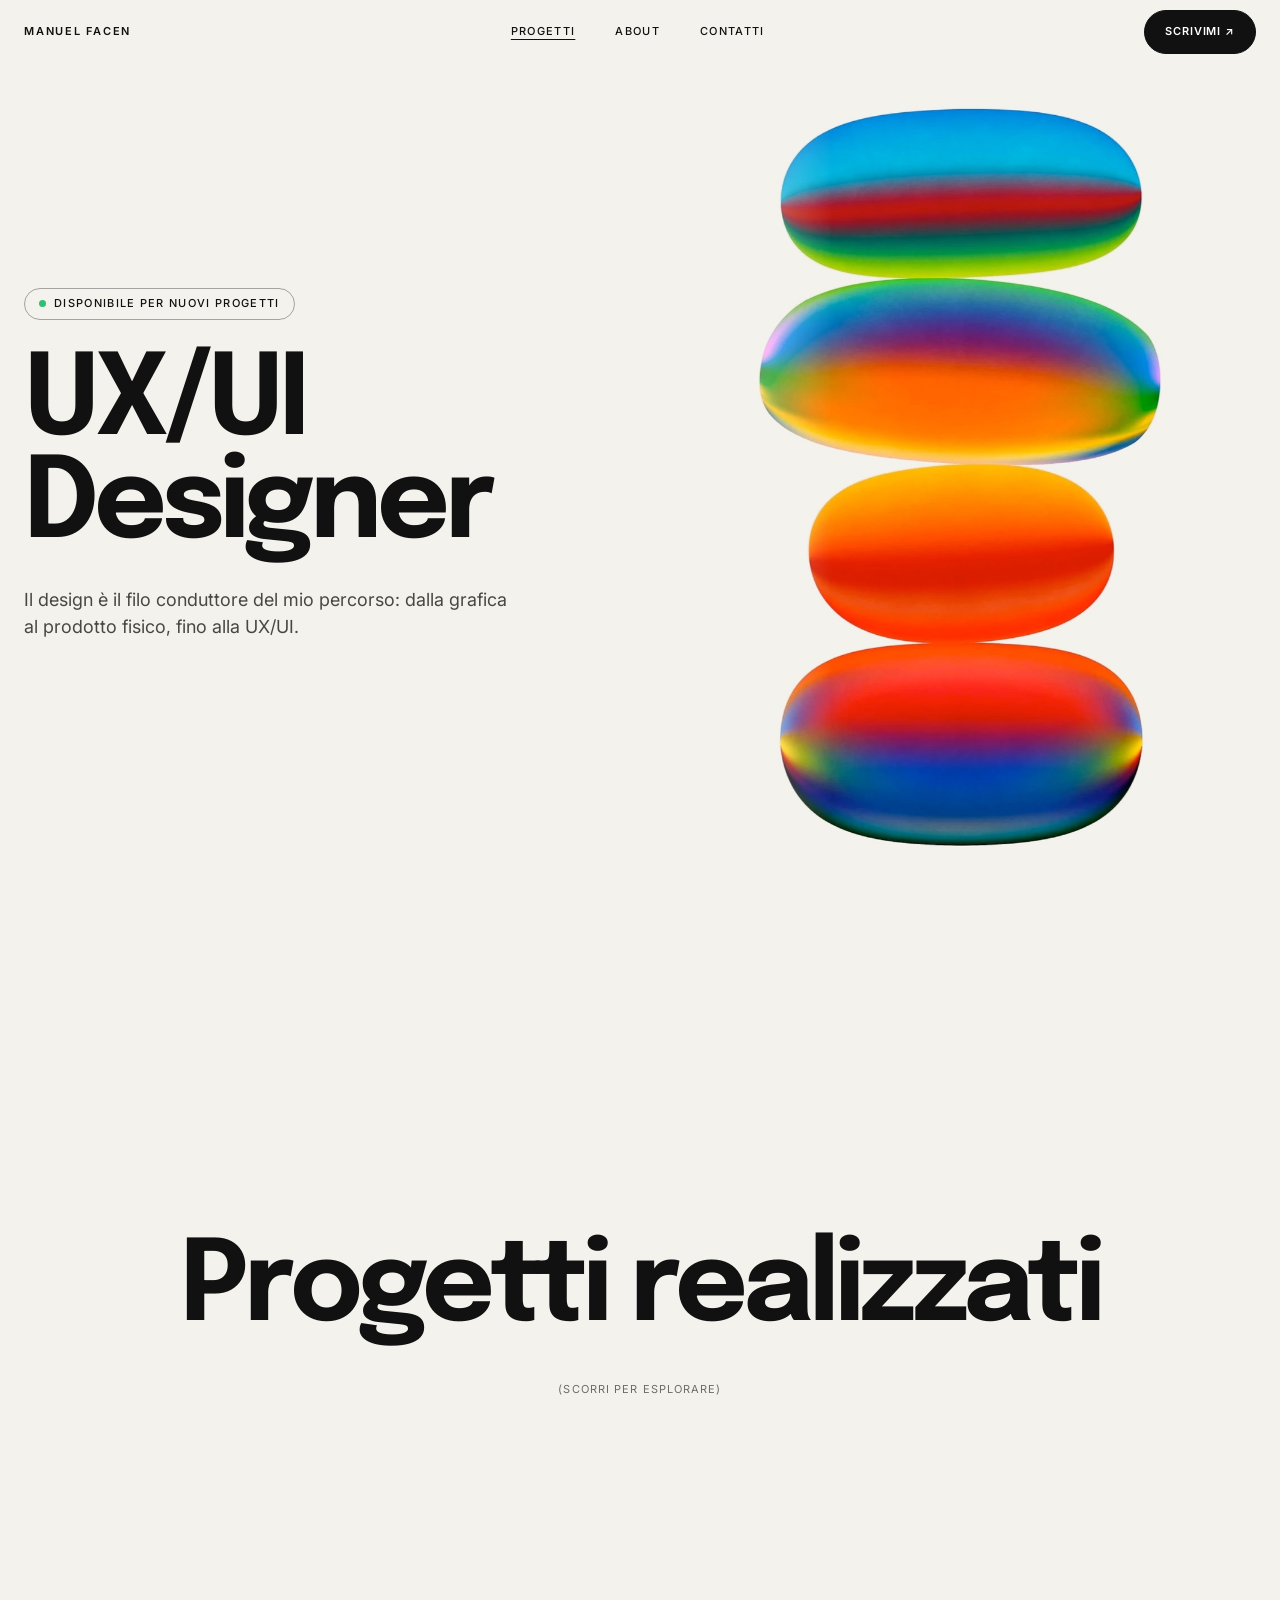
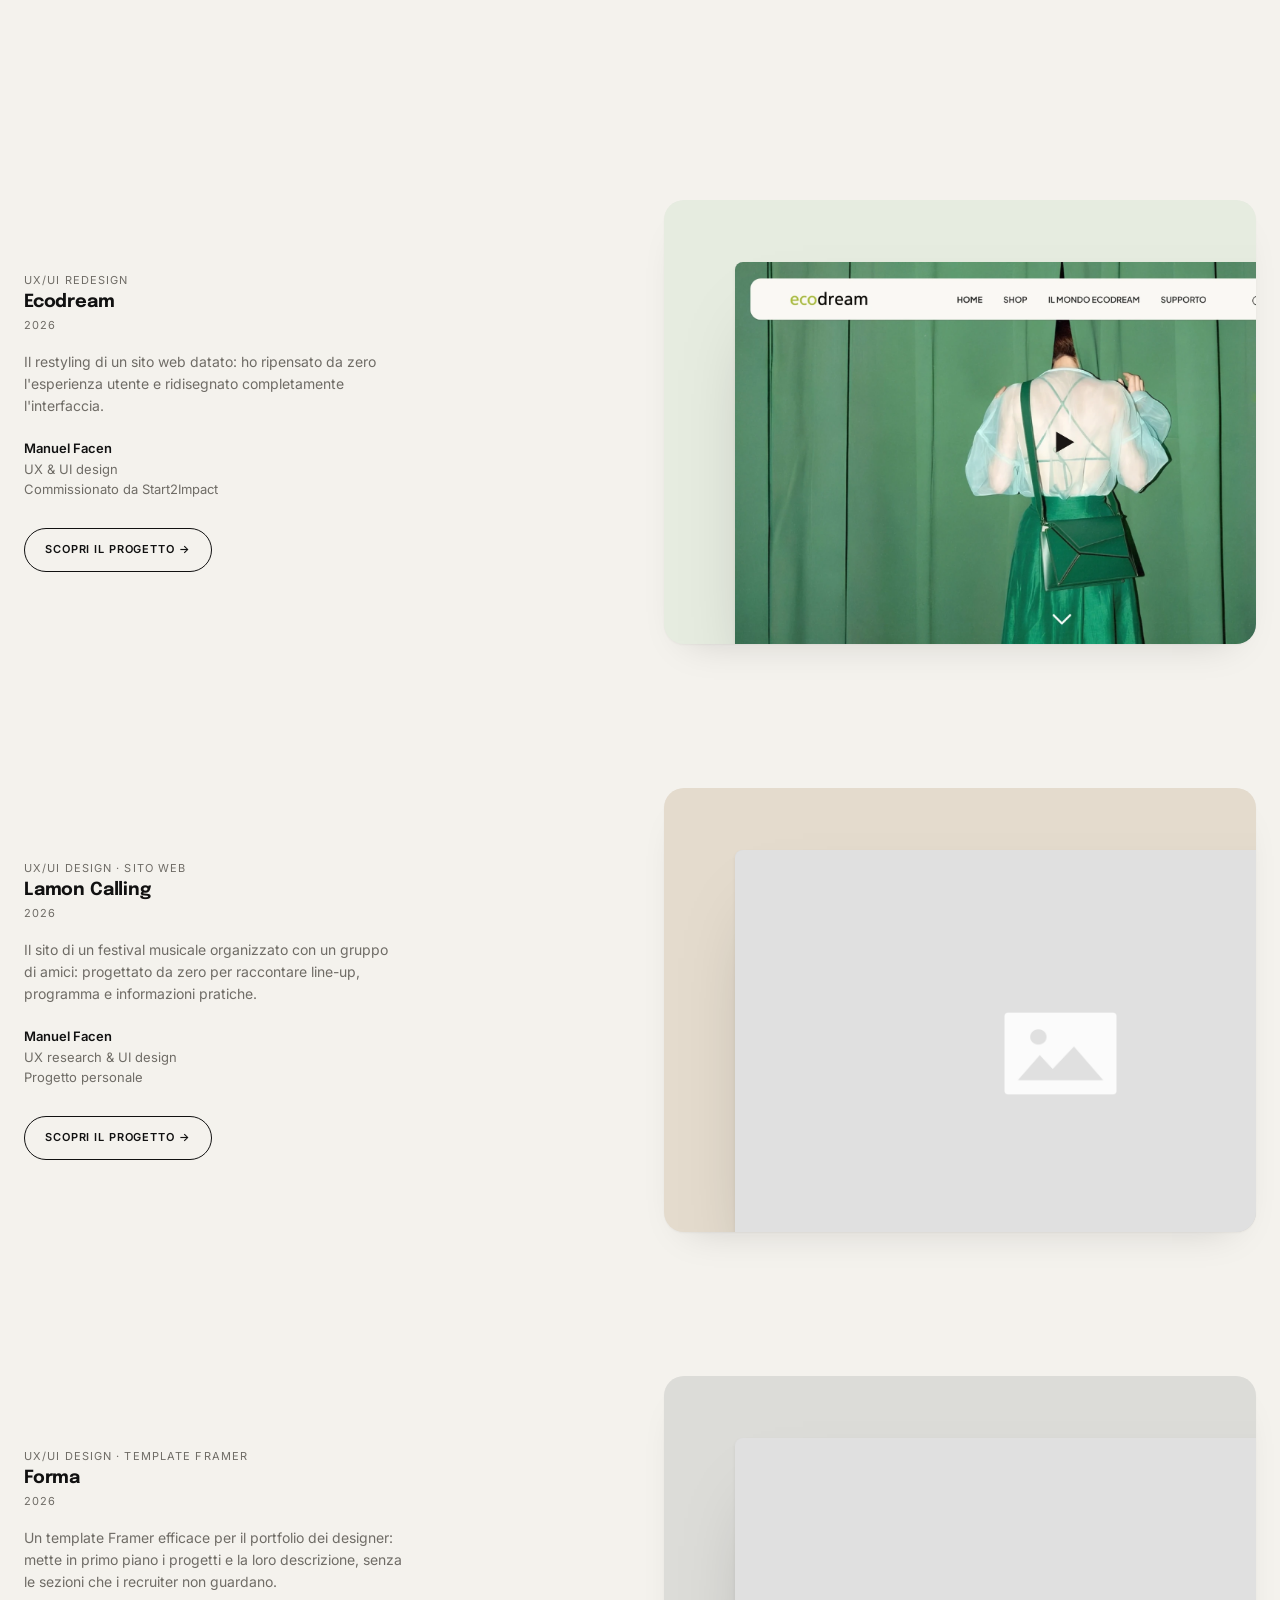
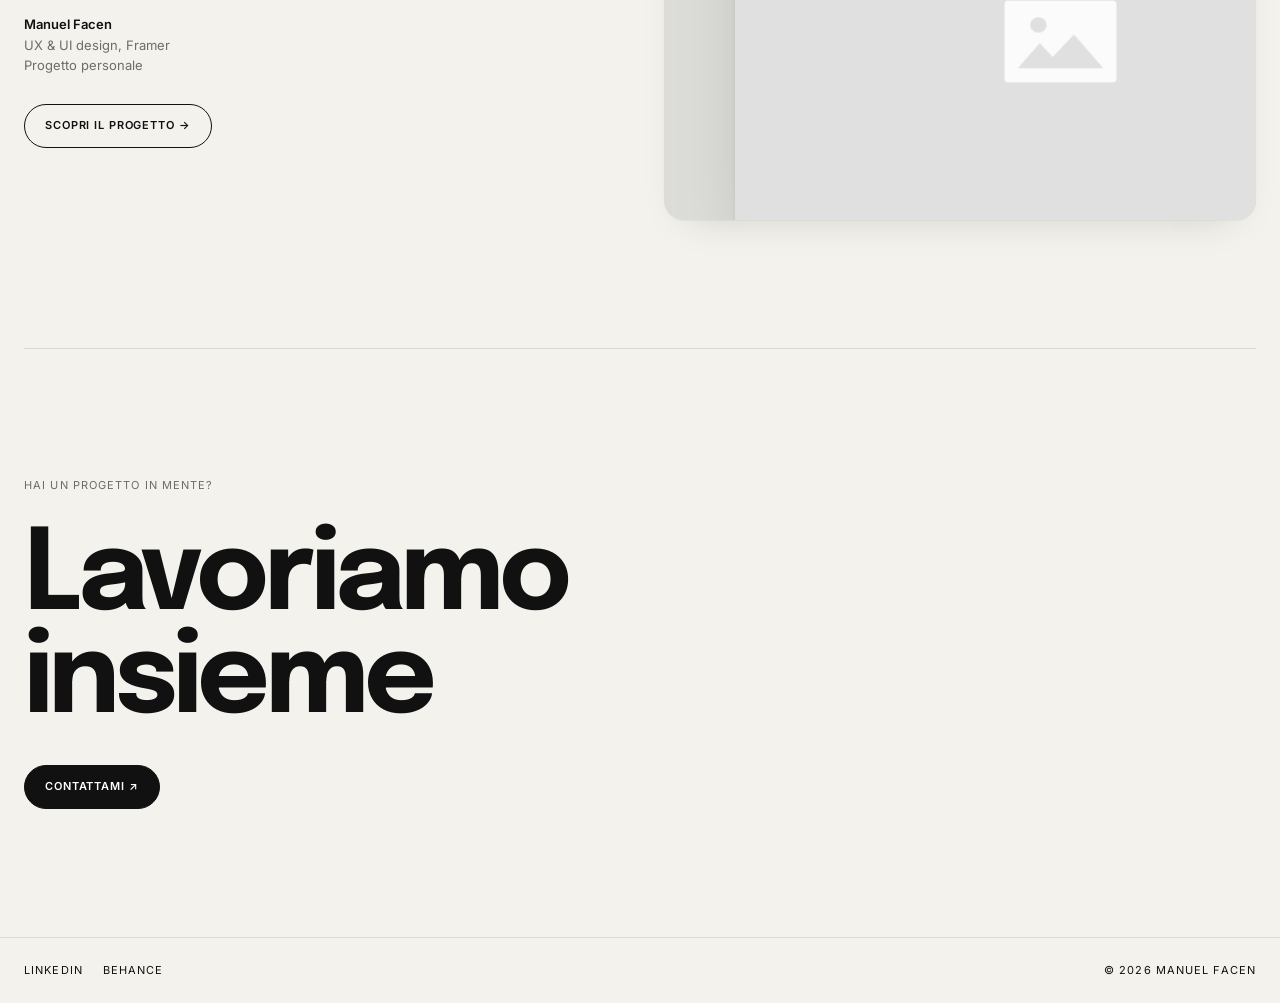
<file: index.html>
<!DOCTYPE html>
<html lang="it">
<head>
  <meta charset="utf-8">
  <meta name="viewport" content="width=device-width, initial-scale=1">
  <title>Manuel Facen — UX/UI Designer</title>
  <meta name="description" content="Portfolio di Manuel Facen, UX/UI designer: dalla grafica al prodotto fisico, fino alla UX/UI.">
  <meta name="theme-color" content="#f4f2ed">

  <!-- Open Graph: anteprima del link sui social -->
  <meta property="og:type" content="website">
  <meta property="og:site_name" content="Manuel Facen">
  <meta property="og:locale" content="it_IT">
  <meta property="og:title" content="Manuel Facen — UX/UI Designer">
  <meta property="og:description" content="Portfolio di Manuel Facen, UX/UI designer: dalla grafica al prodotto fisico, fino alla UX/UI.">
  <meta property="og:url" content="https://manuelf55.github.io/portfolio/">
  <meta property="og:image" content="https://manuelf55.github.io/portfolio/img/og-image.jpg">
  <meta property="og:image:width" content="1200">
  <meta property="og:image:height" content="630">
  <meta name="twitter:card" content="summary_large_image">

  <!-- Favicon -->
  <link rel="icon" href="favicon/favicon.ico" sizes="any">
  <link rel="icon" type="image/png" sizes="32x32" href="favicon/favicon-32.png">
  <link rel="apple-touch-icon" href="favicon/apple-touch-icon.png">
  <link rel="manifest" href="favicon/site.webmanifest">

  <!-- Font -->
  <link rel="preconnect" href="https://fonts.googleapis.com">
  <link rel="preconnect" href="https://fonts.gstatic.com" crossorigin>
  <link rel="stylesheet" href="https://fonts.googleapis.com/css2?family=Epilogue:wght@700&amp;family=Inter:wght@400;500;600&amp;display=swap">

  <!-- Bootstrap, poi il CSS del sito (compilato da scss/style.scss) -->
  <link rel="stylesheet" href="https://cdn.jsdelivr.net/npm/bootstrap@5.3.3/dist/css/bootstrap.min.css" integrity="sha384-QWTKZyjpPEjISv5WaRU9OFeRpok6YctnYmDr5pNlyT2bRjXh0JMhjY6hW+ALEwIH" crossorigin="anonymous">
  <link rel="stylesheet" href="css/style.css">
</head>
<body>
  <a class="skip-link" href="#contenuto">Vai al contenuto</a>

  <header class="site-header">
    <div class="site-container site-header__inner">
      <a class="logo" href="index.html">Manuel Facen</a>

      <!-- Menu mobile: la checkbox apre e chiude il menu, senza JavaScript -->
      <input class="menu-toggle" type="checkbox" id="menu-toggle" aria-label="Apri o chiudi il menu">
      <label class="burger" for="menu-toggle" aria-hidden="true">
        <svg class="burger__open" viewBox="0 0 24 24" width="22" height="22" fill="none" stroke="currentColor" stroke-width="1.6" stroke-linecap="round"><path d="M4 8h16M4 16h16"/></svg>
        <svg class="burger__close" viewBox="0 0 24 24" width="22" height="22" fill="none" stroke="currentColor" stroke-width="1.6" stroke-linecap="round"><path d="M6 6l12 12M18 6L6 18"/></svg>
      </label>

      <nav class="main-nav" aria-label="Menu principale">
        <a href="index.html#progetti" data-label="Progetti" aria-current="page">Progetti</a>
        <a href="about.html" data-label="About">About</a>
        <a href="contatti.html" data-label="Contatti">Contatti</a>
      </nav>

      <a class="button header-cta" href="contatti.html">Scrivimi ↗</a>
    </div>
  </header>

  <main id="contenuto">
    <!-- Hero -->
    <section class="hero" aria-label="Presentazione">
      <div class="site-container hero__content">
        <div class="hero__text">
          <p class="status"><span class="status__dot" aria-hidden="true"></span>Disponibile per nuovi progetti</p>
          <h1 class="title-xl">UX/UI<br>Designer</h1>
          <p class="hero__lead">Il design è il filo conduttore del mio percorso: dalla grafica al prodotto fisico, fino alla UX/UI.</p>
        </div>
      </div>
      <div class="hero__media">
        <img src="img/hero.jpg" width="1200" height="1500" alt="">
      </div>
    </section>

    <!-- Progetti -->
    <section id="progetti" class="site-container">
      <div class="work-intro">
        <h2 class="title-xl">Progetti realizzati</h2>
        <p class="eyebrow">(Scorri per esplorare)</p>
      </div>

      <div class="project-list">
        <!-- Ecodream -->
        <article class="row gutter-site align-items-center project-card project-card--ecodream">
          <div class="col-lg-6">
            <p class="eyebrow">UX/UI Redesign</p>
            <h3 class="title-sm project-card__name">Ecodream</h3>
            <p class="eyebrow">2026</p>
            <p class="project-card__description">Il restyling di un sito web datato: ho ripensato da zero l'esperienza utente e ridisegnato completamente l'interfaccia.</p>
            <p class="project-card__credits"><strong>Manuel Facen</strong><br>UX &amp; UI design<br>Commissionato da Start2Impact</p>
            <a class="button button--outline" href="progetto-ecodream.html" aria-label="Scopri il progetto Ecodream">Scopri il progetto →</a>
          </div>
          <div class="col-lg-6">
            <div class="project-card__media">
              <div class="project-card__screen">
                <img src="img/ecodream/copertina.webp" width="2000" height="1099" alt="Il sito Ecodream ridisegnato, versione desktop" loading="lazy">
              </div>
            </div>
          </div>
        </article>

        <!-- Lamon Calling -->
        <article class="row gutter-site align-items-center project-card project-card--lamon-calling">
          <div class="col-lg-6">
            <p class="eyebrow">UX/UI Design · Sito web</p>
            <h3 class="title-sm project-card__name">Lamon Calling</h3>
            <p class="eyebrow">2026</p>
            <p class="project-card__description">Il sito di un festival musicale organizzato con un gruppo di amici: progettato da zero per raccontare line-up, programma e informazioni pratiche.</p>
            <p class="project-card__credits"><strong>Manuel Facen</strong><br>UX research &amp; UI design<br>Progetto personale</p>
            <a class="button button--outline" href="progetto-lamon-calling.html" aria-label="Scopri il progetto Lamon Calling">Scopri il progetto →</a>
          </div>
          <div class="col-lg-6">
            <div class="project-card__media">
              <div class="project-card__screen">
                <img src="img/placeholder/16-9.png" width="1600" height="900" alt="Lamon Calling: anteprima del sito (immagine temporanea)" loading="lazy">
              </div>
            </div>
          </div>
        </article>

        <!-- Forma -->
        <article class="row gutter-site align-items-center project-card project-card--forma">
          <div class="col-lg-6">
            <p class="eyebrow">UX/UI Design · Template Framer</p>
            <h3 class="title-sm project-card__name">Forma</h3>
            <p class="eyebrow">2026</p>
            <p class="project-card__description">Un template Framer efficace per il portfolio dei designer: mette in primo piano i progetti e la loro descrizione, senza le sezioni che i recruiter non guardano.</p>
            <p class="project-card__credits"><strong>Manuel Facen</strong><br>UX &amp; UI design, Framer<br>Progetto personale</p>
            <a class="button button--outline" href="progetto-forma.html" aria-label="Scopri il progetto Forma">Scopri il progetto →</a>
          </div>
          <div class="col-lg-6">
            <div class="project-card__media">
              <div class="project-card__screen">
                <img src="img/placeholder/16-9.png" width="1600" height="900" alt="Forma: anteprima del template (immagine temporanea)" loading="lazy">
              </div>
            </div>
          </div>
        </article>
      </div>
    </section>

    <div class="site-container">
      <section class="closing">
        <p class="eyebrow">Hai un progetto in mente?</p>
        <h2 class="title-xl">Lavoriamo<br>insieme</h2>
        <a class="button" href="contatti.html">Contattami ↗</a>
      </section>
    </div>
  </main>

  <footer class="site-footer">
    <div class="site-container site-footer__inner">
      <ul class="social-links">
        <li><a href="https://www.linkedin.com/in/manuel-facen-108201241/" target="_blank" rel="noopener">LinkedIn</a></li>
        <li><a href="https://www.behance.net/manuelface9084" target="_blank" rel="noopener">Behance</a></li>
      </ul>
      <p class="copyright">© 2026 Manuel Facen</p>
    </div>
  </footer>
</body>
</html>
</file>
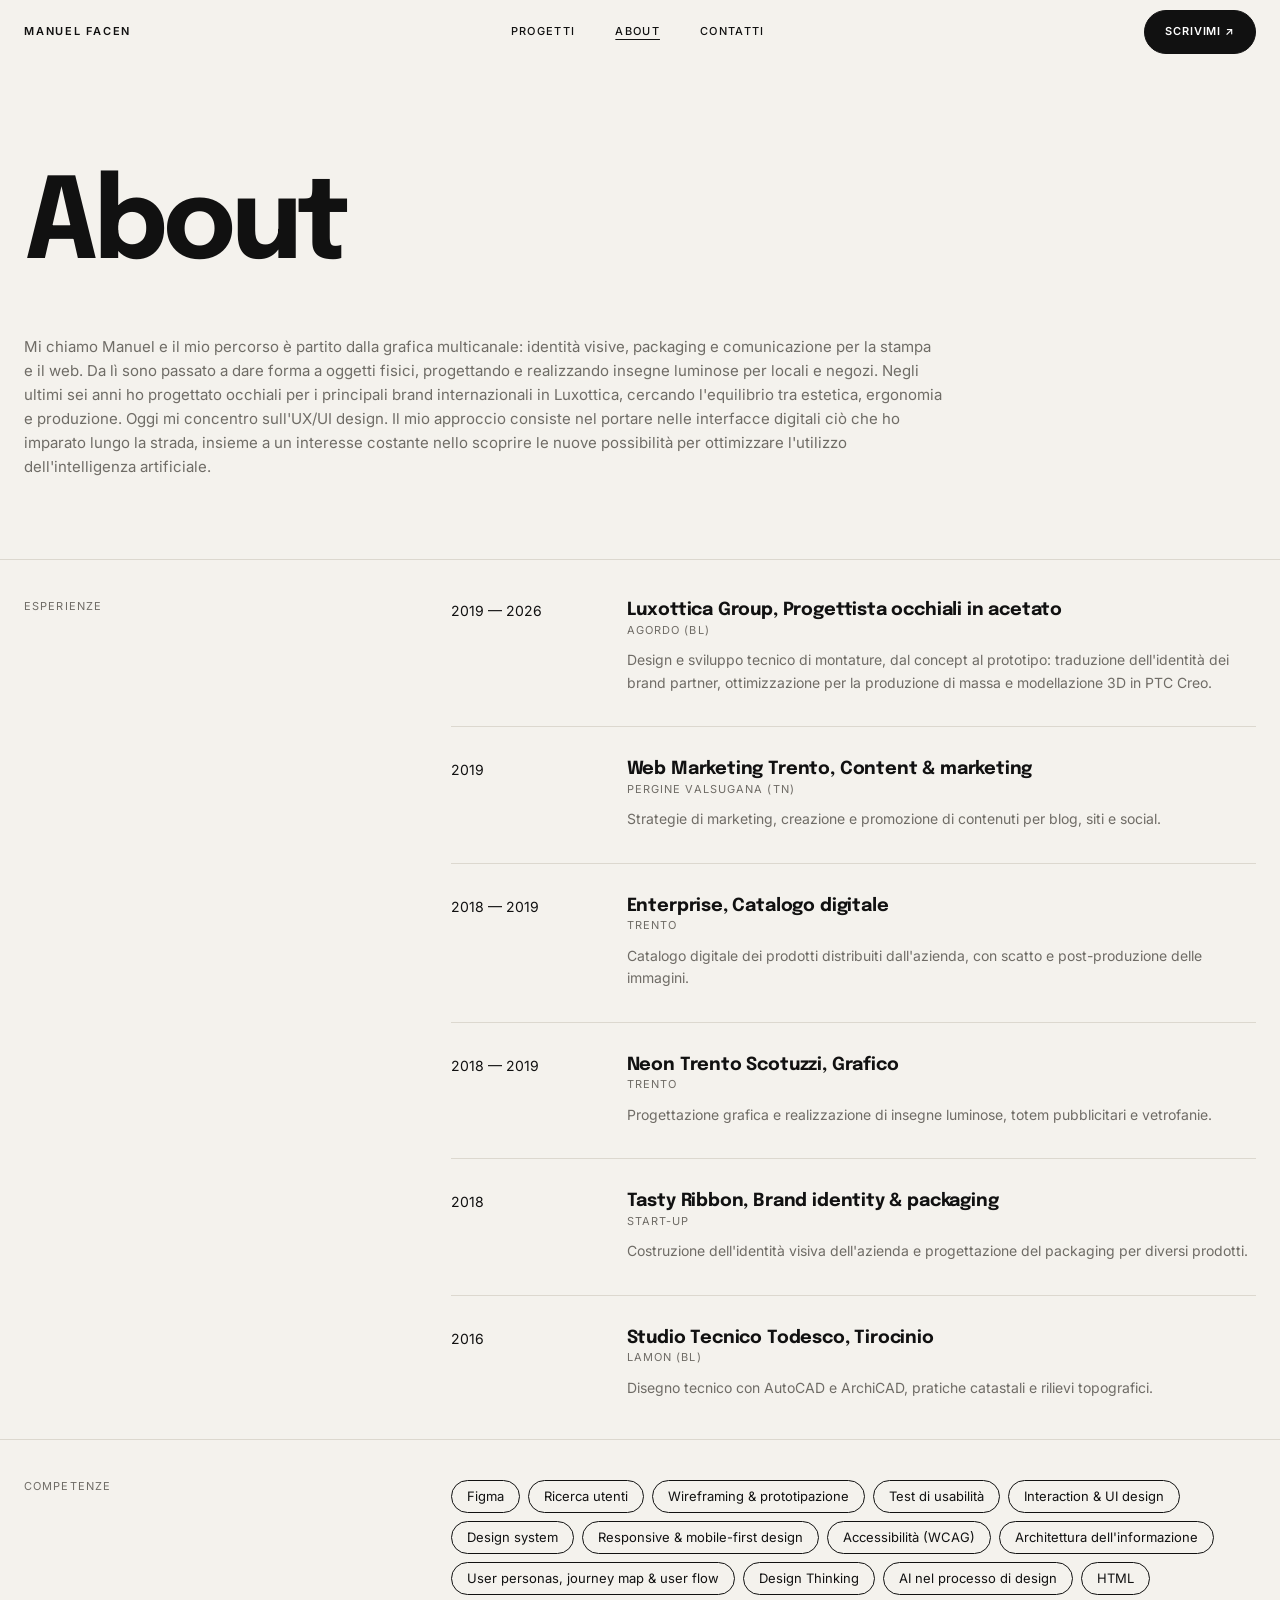
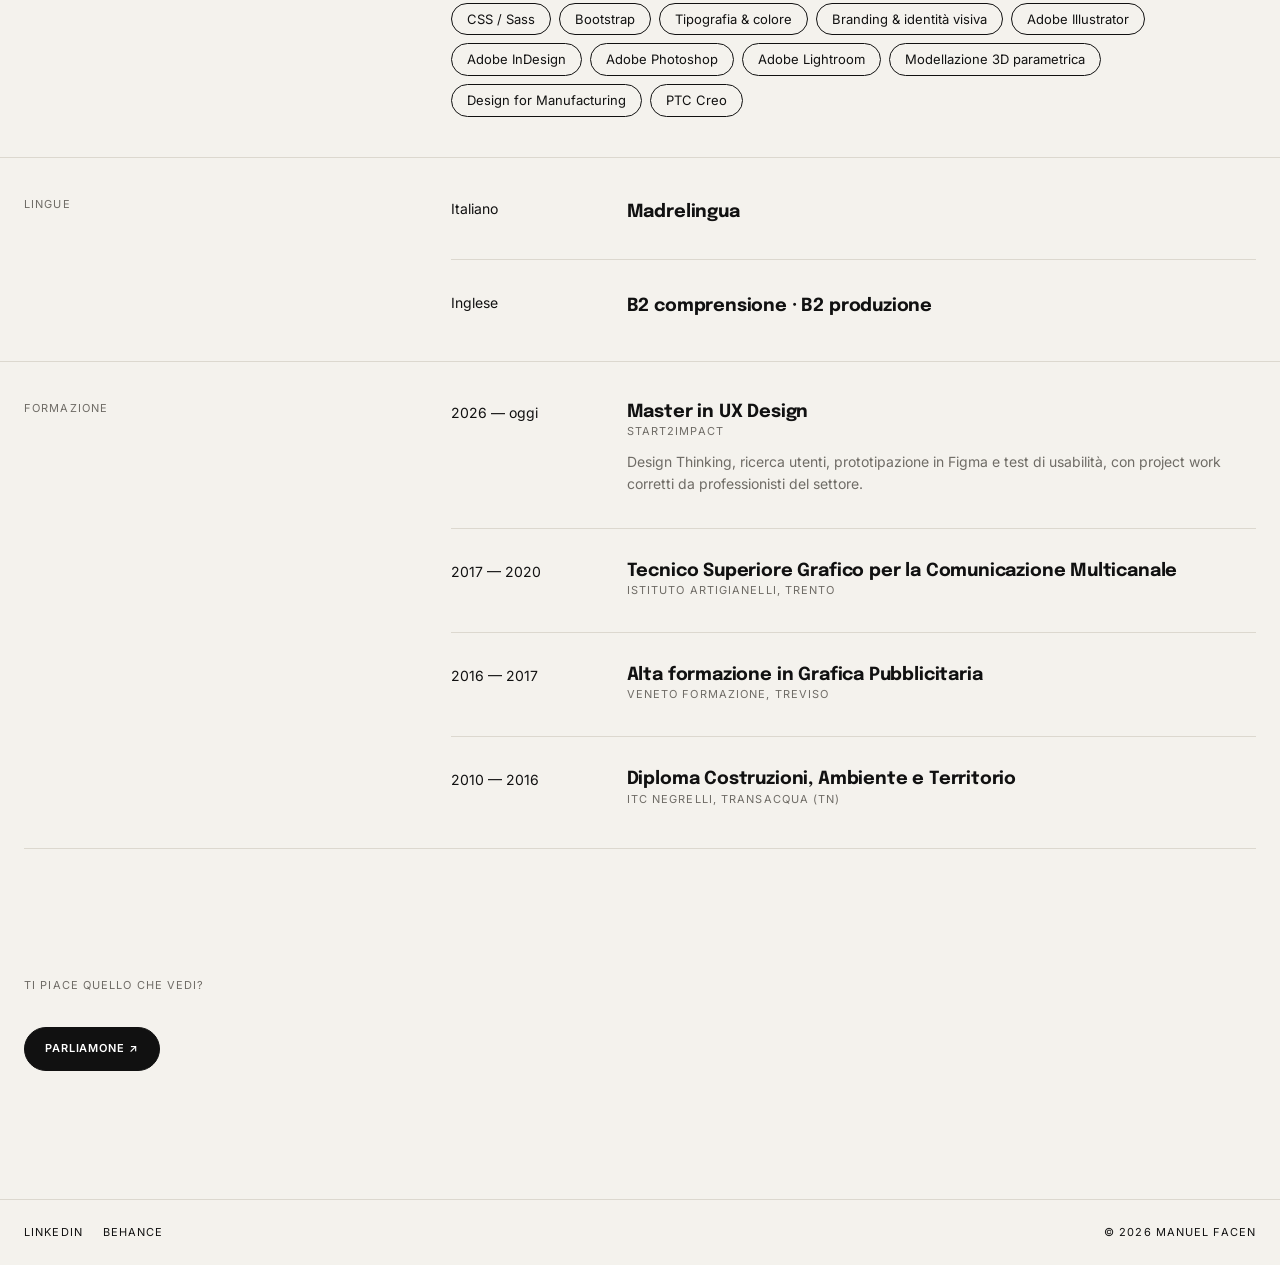
<file: about.html>
<!DOCTYPE html>
<html lang="it">
<head>
  <meta charset="utf-8">
  <meta name="viewport" content="width=device-width, initial-scale=1">
  <title>About / CV — Manuel Facen</title>
  <meta name="description" content="Il percorso di Manuel Facen: dalla grafica multicanale alle insegne luminose, dagli occhiali in Luxottica alla UX/UI.">
  <meta name="theme-color" content="#f4f2ed">

  <!-- Open Graph: anteprima del link sui social -->
  <meta property="og:type" content="website">
  <meta property="og:site_name" content="Manuel Facen">
  <meta property="og:locale" content="it_IT">
  <meta property="og:title" content="About / CV — Manuel Facen">
  <meta property="og:description" content="Il percorso di Manuel Facen: dalla grafica multicanale alle insegne luminose, dagli occhiali in Luxottica alla UX/UI.">
  <meta property="og:url" content="https://manuelf55.github.io/portfolio/about.html">
  <meta property="og:image" content="https://manuelf55.github.io/portfolio/img/og-image.jpg">
  <meta property="og:image:width" content="1200">
  <meta property="og:image:height" content="630">
  <meta name="twitter:card" content="summary_large_image">

  <!-- Favicon -->
  <link rel="icon" href="favicon/favicon.ico" sizes="any">
  <link rel="icon" type="image/png" sizes="32x32" href="favicon/favicon-32.png">
  <link rel="apple-touch-icon" href="favicon/apple-touch-icon.png">
  <link rel="manifest" href="favicon/site.webmanifest">

  <!-- Font -->
  <link rel="preconnect" href="https://fonts.googleapis.com">
  <link rel="preconnect" href="https://fonts.gstatic.com" crossorigin>
  <link rel="stylesheet" href="https://fonts.googleapis.com/css2?family=Epilogue:wght@700&amp;family=Inter:wght@400;500;600&amp;display=swap">

  <!-- Bootstrap, poi il CSS del sito (compilato da scss/style.scss) -->
  <link rel="stylesheet" href="https://cdn.jsdelivr.net/npm/bootstrap@5.3.3/dist/css/bootstrap.min.css" integrity="sha384-QWTKZyjpPEjISv5WaRU9OFeRpok6YctnYmDr5pNlyT2bRjXh0JMhjY6hW+ALEwIH" crossorigin="anonymous">
  <link rel="stylesheet" href="css/style.css">
</head>
<body>
  <a class="skip-link" href="#contenuto">Vai al contenuto</a>

  <header class="site-header">
    <div class="site-container site-header__inner">
      <a class="logo" href="index.html">Manuel Facen</a>

      <!-- Menu mobile: la checkbox apre e chiude il menu, senza JavaScript -->
      <input class="menu-toggle" type="checkbox" id="menu-toggle" aria-label="Apri o chiudi il menu">
      <label class="burger" for="menu-toggle" aria-hidden="true">
        <svg class="burger__open" viewBox="0 0 24 24" width="22" height="22" fill="none" stroke="currentColor" stroke-width="1.6" stroke-linecap="round"><path d="M4 8h16M4 16h16"/></svg>
        <svg class="burger__close" viewBox="0 0 24 24" width="22" height="22" fill="none" stroke="currentColor" stroke-width="1.6" stroke-linecap="round"><path d="M6 6l12 12M18 6L6 18"/></svg>
      </label>

      <nav class="main-nav" aria-label="Menu principale">
        <a href="index.html#progetti" data-label="Progetti">Progetti</a>
        <a href="about.html" data-label="About" aria-current="page">About</a>
        <a href="contatti.html" data-label="Contatti">Contatti</a>
      </nav>

      <a class="button header-cta" href="contatti.html">Scrivimi ↗</a>
    </div>
  </header>

  <main id="contenuto" class="site-container">
    <div class="page-header">
      <h1 class="title-xl">About</h1>
    </div>

    <!-- Presentazione -->
    <div class="row">
      <p class="col-lg-9 about-intro">Mi chiamo Manuel e il mio percorso è partito dalla grafica multicanale: identità visive, packaging e comunicazione per la stampa e il web. Da lì sono passato a dare forma a oggetti fisici, progettando e realizzando insegne luminose per locali e negozi. Negli ultimi sei anni ho progettato occhiali per i principali brand internazionali in Luxottica, cercando l'equilibrio tra estetica, ergonomia e produzione. Oggi mi concentro sull'UX/UI design. Il mio approccio consiste nel portare nelle interfacce digitali ciò che ho imparato lungo la strada, insieme a un interesse costante nello scoprire le nuove possibilità per ottimizzare l'utilizzo dell'intelligenza artificiale.</p>
    </div>

    <!-- Esperienze -->
    <section class="row gutter-site cv-section" aria-labelledby="esperienze">
      <h2 class="col-lg-4 cv-section__title" id="esperienze">Esperienze</h2>
      <div class="col-lg-8">
        <ul class="cv-list">
          <li class="cv-item">
            <span class="cv-item__date">2019 — 2026</span>
            <div class="cv-item__body">
              <h3 class="title-sm">Luxottica Group, Progettista occhiali in acetato</h3>
              <p class="eyebrow">Agordo (BL)</p>
              <p class="cv-item__text">Design e sviluppo tecnico di montature, dal concept al prototipo: traduzione dell'identità dei brand partner, ottimizzazione per la produzione di massa e modellazione 3D in PTC Creo.</p>
            </div>
          </li>
          <li class="cv-item">
            <span class="cv-item__date">2019</span>
            <div class="cv-item__body">
              <h3 class="title-sm">Web Marketing Trento, Content &amp; marketing</h3>
              <p class="eyebrow">Pergine Valsugana (TN)</p>
              <p class="cv-item__text">Strategie di marketing, creazione e promozione di contenuti per blog, siti e social.</p>
            </div>
          </li>
          <li class="cv-item">
            <span class="cv-item__date">2018 — 2019</span>
            <div class="cv-item__body">
              <h3 class="title-sm">Enterprise, Catalogo digitale</h3>
              <p class="eyebrow">Trento</p>
              <p class="cv-item__text">Catalogo digitale dei prodotti distribuiti dall'azienda, con scatto e post-produzione delle immagini.</p>
            </div>
          </li>
          <li class="cv-item">
            <span class="cv-item__date">2018 — 2019</span>
            <div class="cv-item__body">
              <h3 class="title-sm">Neon Trento Scotuzzi, Grafico</h3>
              <p class="eyebrow">Trento</p>
              <p class="cv-item__text">Progettazione grafica e realizzazione di insegne luminose, totem pubblicitari e vetrofanie.</p>
            </div>
          </li>
          <li class="cv-item">
            <span class="cv-item__date">2018</span>
            <div class="cv-item__body">
              <h3 class="title-sm">Tasty Ribbon, Brand identity &amp; packaging</h3>
              <p class="eyebrow">Start-up</p>
              <p class="cv-item__text">Costruzione dell'identità visiva dell'azienda e progettazione del packaging per diversi prodotti.</p>
            </div>
          </li>
          <li class="cv-item">
            <span class="cv-item__date">2016</span>
            <div class="cv-item__body">
              <h3 class="title-sm">Studio Tecnico Todesco, Tirocinio</h3>
              <p class="eyebrow">Lamon (BL)</p>
              <p class="cv-item__text">Disegno tecnico con AutoCAD e ArchiCAD, pratiche catastali e rilievi topografici.</p>
            </div>
          </li>
        </ul>
      </div>
    </section>

    <!-- Competenze -->
    <section class="row gutter-site cv-section" aria-labelledby="competenze">
      <h2 class="col-lg-4 cv-section__title" id="competenze">Competenze</h2>
      <div class="col-lg-8">
        <ul class="skills">
          <li>Figma</li>
          <li>Ricerca utenti</li>
          <li>Wireframing &amp; prototipazione</li>
          <li>Test di usabilità</li>
          <li>Interaction &amp; UI design</li>
          <li>Design system</li>
          <li>Responsive &amp; mobile-first design</li>
          <li>Accessibilità (WCAG)</li>
          <li>Architettura dell'informazione</li>
          <li>User personas, journey map &amp; user flow</li>
          <li>Design Thinking</li>
          <li>AI nel processo di design</li>
          <li>HTML</li>
          <li>CSS / Sass</li>
          <li>Bootstrap</li>
          <li>Tipografia &amp; colore</li>
          <li>Branding &amp; identità visiva</li>
          <li>Adobe Illustrator</li>
          <li>Adobe InDesign</li>
          <li>Adobe Photoshop</li>
          <li>Adobe Lightroom</li>
          <li>Modellazione 3D parametrica</li>
          <li>Design for Manufacturing</li>
          <li>PTC Creo</li>
        </ul>
      </div>
    </section>

    <!-- Lingue -->
    <section class="row gutter-site cv-section" aria-labelledby="lingue">
      <h2 class="col-lg-4 cv-section__title" id="lingue">Lingue</h2>
      <div class="col-lg-8">
        <ul class="cv-list">
          <li class="cv-item">
            <span class="cv-item__date">Italiano</span>
            <p class="cv-item__body title-sm">Madrelingua</p>
          </li>
          <li class="cv-item">
            <span class="cv-item__date">Inglese</span>
            <p class="cv-item__body title-sm">B2 comprensione · B2 produzione</p>
          </li>
        </ul>
      </div>
    </section>

    <!-- Formazione -->
    <section class="row gutter-site cv-section" aria-labelledby="formazione">
      <h2 class="col-lg-4 cv-section__title" id="formazione">Formazione</h2>
      <div class="col-lg-8">
        <ul class="cv-list">
          <li class="cv-item">
            <span class="cv-item__date">2026 — oggi</span>
            <div class="cv-item__body">
              <h3 class="title-sm">Master in UX Design</h3>
              <p class="eyebrow">Start2Impact</p>
              <p class="cv-item__text">Design Thinking, ricerca utenti, prototipazione in Figma e test di usabilità, con project work corretti da professionisti del settore.</p>
            </div>
          </li>
          <li class="cv-item">
            <span class="cv-item__date">2017 — 2020</span>
            <div class="cv-item__body">
              <h3 class="title-sm">Tecnico Superiore Grafico per la Comunicazione Multicanale</h3>
              <p class="eyebrow">Istituto Artigianelli, Trento</p>
            </div>
          </li>
          <li class="cv-item">
            <span class="cv-item__date">2016 — 2017</span>
            <div class="cv-item__body">
              <h3 class="title-sm">Alta formazione in Grafica Pubblicitaria</h3>
              <p class="eyebrow">Veneto Formazione, Treviso</p>
            </div>
          </li>
          <li class="cv-item">
            <span class="cv-item__date">2010 — 2016</span>
            <div class="cv-item__body">
              <h3 class="title-sm">Diploma Costruzioni, Ambiente e Territorio</h3>
              <p class="eyebrow">ITC Negrelli, Transacqua (TN)</p>
            </div>
          </li>
        </ul>
      </div>
    </section>

    <section class="closing">
      <p class="eyebrow">Ti piace quello che vedi?</p>
      <a class="button" href="contatti.html">Parliamone ↗</a>
    </section>
  </main>

  <footer class="site-footer">
    <div class="site-container site-footer__inner">
      <ul class="social-links">
        <li><a href="https://www.linkedin.com/in/manuel-facen-108201241/" target="_blank" rel="noopener">LinkedIn</a></li>
        <li><a href="https://www.behance.net/manuelface9084" target="_blank" rel="noopener">Behance</a></li>
      </ul>
      <p class="copyright">© 2026 Manuel Facen</p>
    </div>
  </footer>
</body>
</html>
</file>
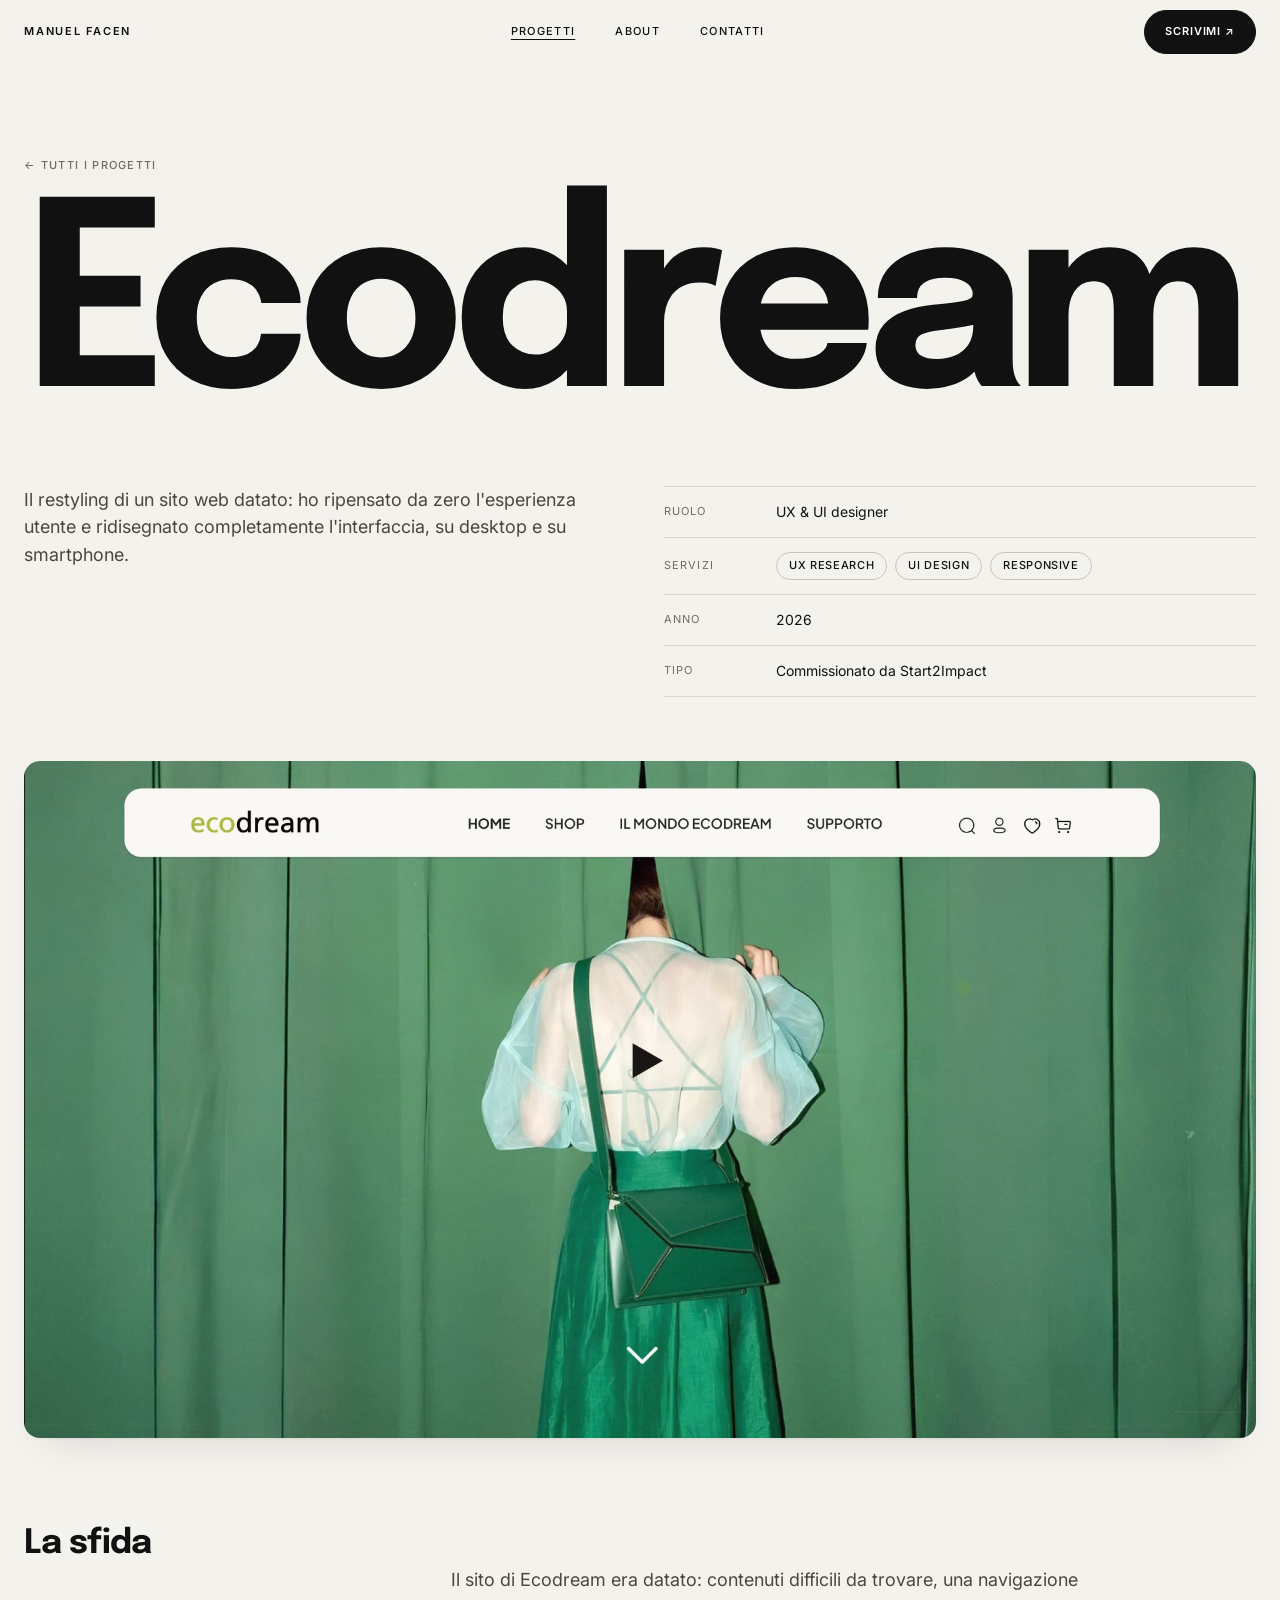
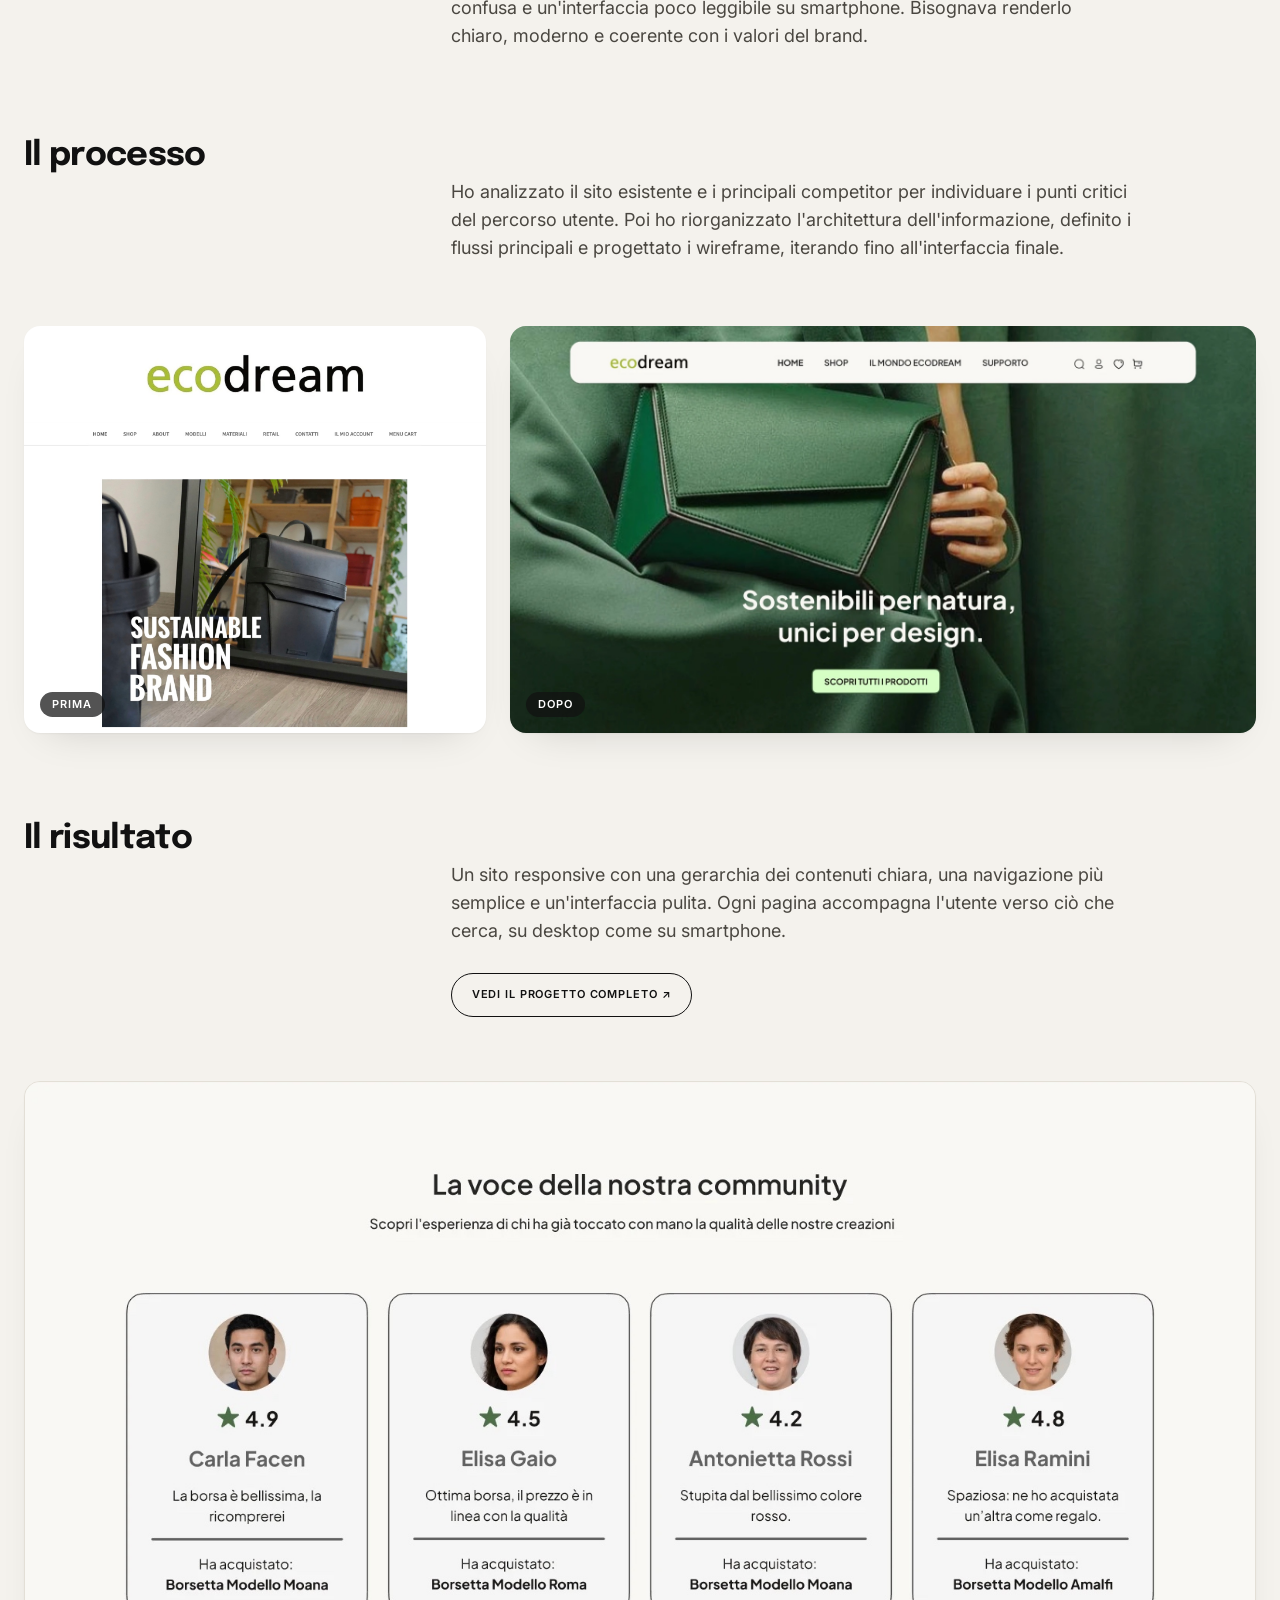
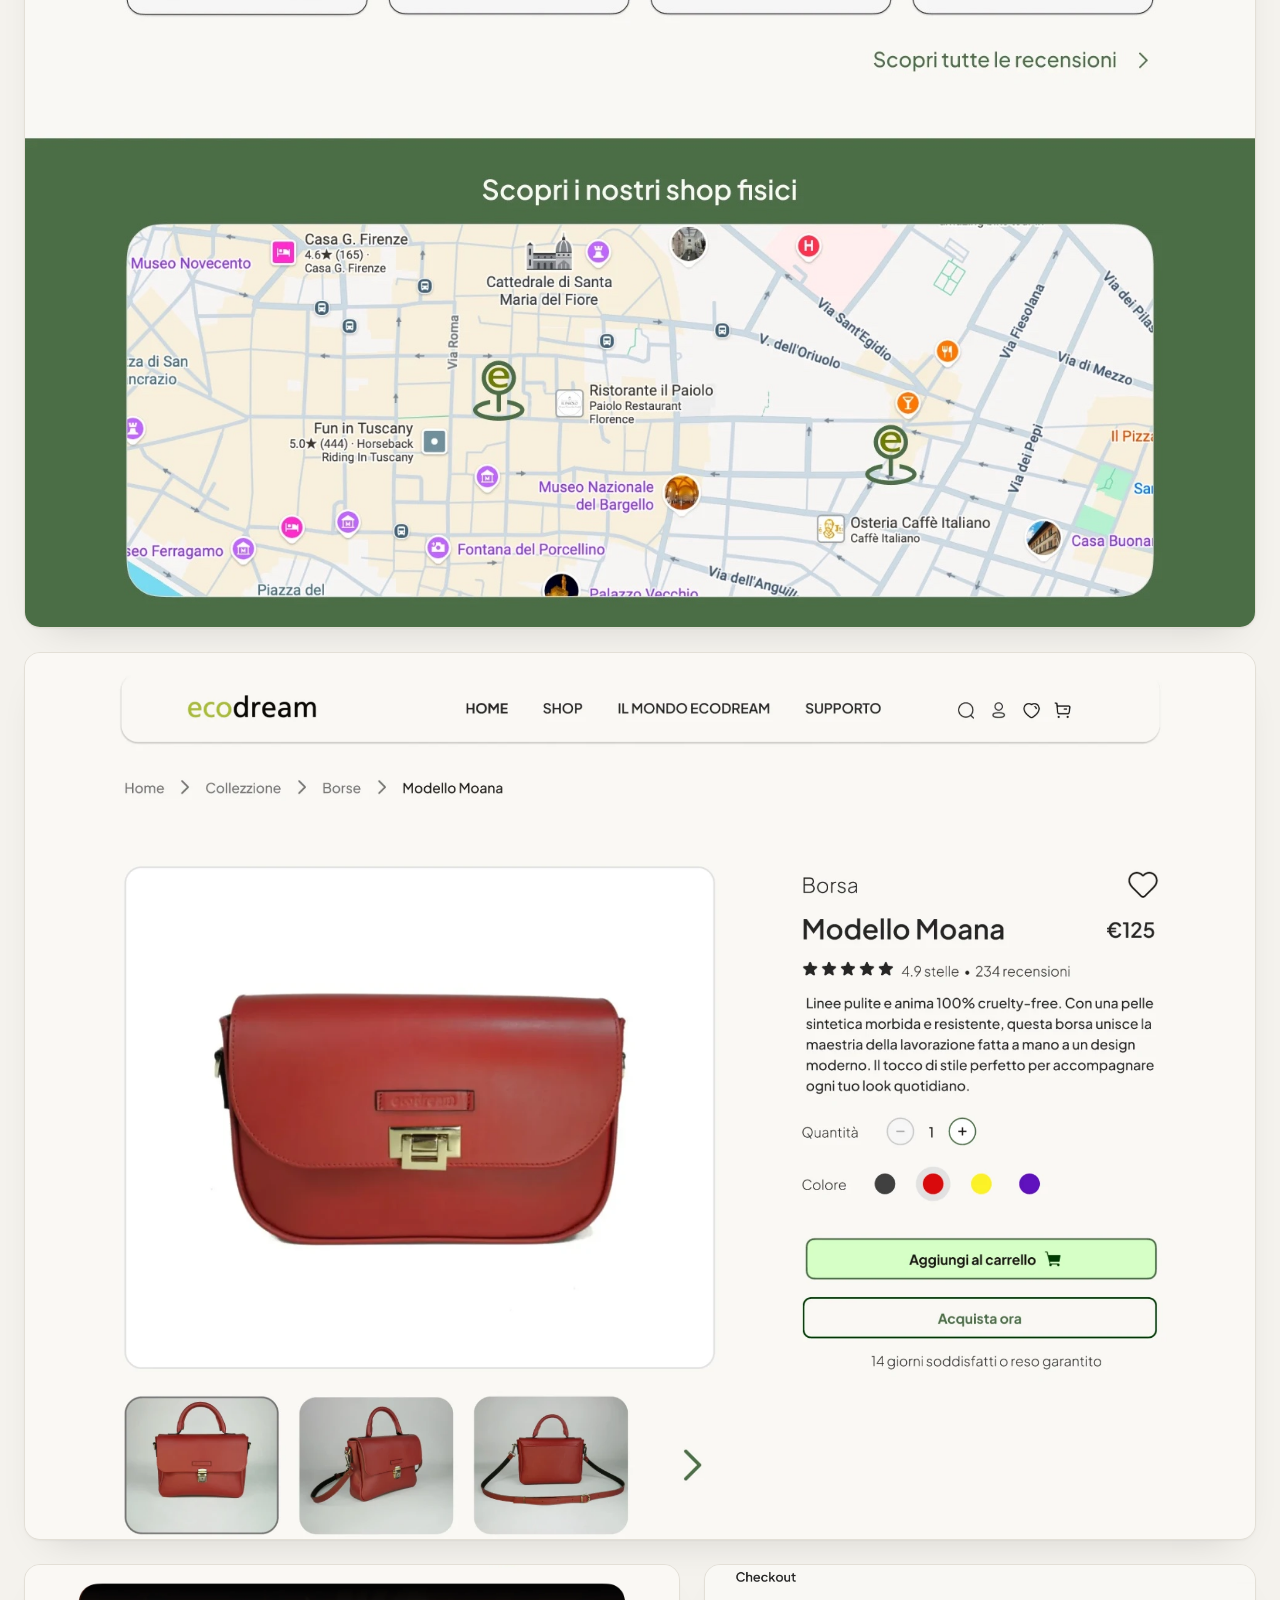
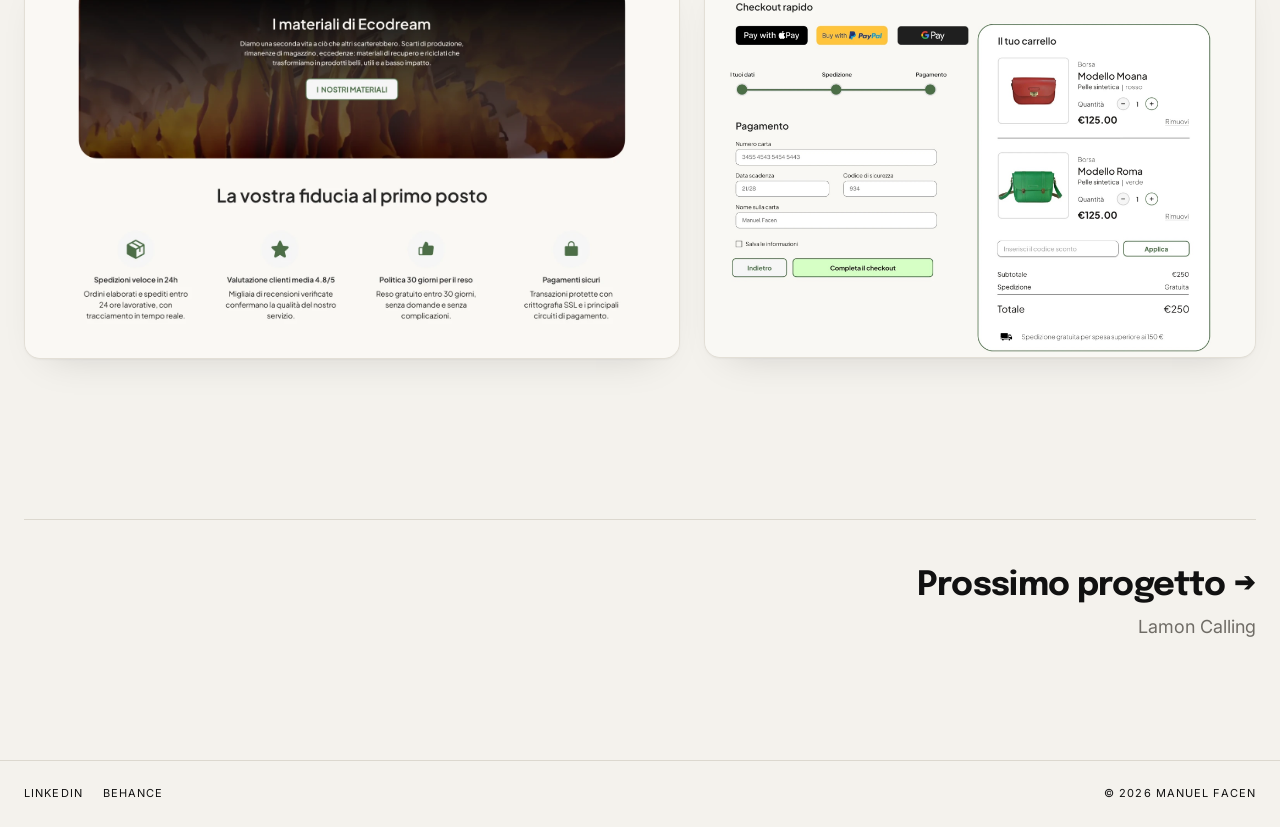
<file: progetto-ecodream.html>
<!DOCTYPE html>
<html lang="it">
<head>
  <meta charset="utf-8">
  <meta name="viewport" content="width=device-width, initial-scale=1">
  <title>Ecodream — Manuel Facen</title>
  <meta name="description" content="Il restyling di un sito web datato: ho ripensato da zero l'esperienza utente e ridisegnato completamente l'interfaccia, su desktop e su smartphone.">
  <meta name="theme-color" content="#f4f2ed">

  <!-- Open Graph: anteprima del link sui social -->
  <meta property="og:type" content="website">
  <meta property="og:site_name" content="Manuel Facen">
  <meta property="og:locale" content="it_IT">
  <meta property="og:title" content="Ecodream — Manuel Facen">
  <meta property="og:description" content="Il restyling di un sito web datato: ho ripensato da zero l'esperienza utente e ridisegnato completamente l'interfaccia, su desktop e su smartphone.">
  <meta property="og:url" content="https://manuelf55.github.io/portfolio/progetto-ecodream.html">
  <meta property="og:image" content="https://manuelf55.github.io/portfolio/img/og-image.jpg">
  <meta property="og:image:width" content="1200">
  <meta property="og:image:height" content="630">
  <meta name="twitter:card" content="summary_large_image">

  <!-- Favicon -->
  <link rel="icon" href="favicon/favicon.ico" sizes="any">
  <link rel="icon" type="image/png" sizes="32x32" href="favicon/favicon-32.png">
  <link rel="apple-touch-icon" href="favicon/apple-touch-icon.png">
  <link rel="manifest" href="favicon/site.webmanifest">

  <!-- Font -->
  <link rel="preconnect" href="https://fonts.googleapis.com">
  <link rel="preconnect" href="https://fonts.gstatic.com" crossorigin>
  <link rel="stylesheet" href="https://fonts.googleapis.com/css2?family=Epilogue:wght@700&amp;family=Inter:wght@400;500;600&amp;display=swap">

  <!-- Bootstrap, poi il CSS del sito (compilato da scss/style.scss) -->
  <link rel="stylesheet" href="https://cdn.jsdelivr.net/npm/bootstrap@5.3.3/dist/css/bootstrap.min.css" integrity="sha384-QWTKZyjpPEjISv5WaRU9OFeRpok6YctnYmDr5pNlyT2bRjXh0JMhjY6hW+ALEwIH" crossorigin="anonymous">
  <link rel="stylesheet" href="css/style.css">
</head>
<body>
  <a class="skip-link" href="#contenuto">Vai al contenuto</a>

  <header class="site-header">
    <div class="site-container site-header__inner">
      <a class="logo" href="index.html">Manuel Facen</a>

      <!-- Menu mobile: la checkbox apre e chiude il menu, senza JavaScript -->
      <input class="menu-toggle" type="checkbox" id="menu-toggle" aria-label="Apri o chiudi il menu">
      <label class="burger" for="menu-toggle" aria-hidden="true">
        <svg class="burger__open" viewBox="0 0 24 24" width="22" height="22" fill="none" stroke="currentColor" stroke-width="1.6" stroke-linecap="round"><path d="M4 8h16M4 16h16"/></svg>
        <svg class="burger__close" viewBox="0 0 24 24" width="22" height="22" fill="none" stroke="currentColor" stroke-width="1.6" stroke-linecap="round"><path d="M6 6l12 12M18 6L6 18"/></svg>
      </label>

      <nav class="main-nav" aria-label="Menu principale">
        <a href="index.html#progetti" data-label="Progetti" aria-current="page">Progetti</a>
        <a href="about.html" data-label="About">About</a>
        <a href="contatti.html" data-label="Contatti">Contatti</a>
      </nav>

      <a class="button header-cta" href="contatti.html">Scrivimi ↗</a>
    </div>
  </header>

  <main id="contenuto" class="site-container">
    <!-- Titolo -->
    <div class="project-header">
      <a class="back-link" href="index.html#progetti">← Tutti i progetti</a>
      <h1 class="project-title project-title--ecodream">Ecodream</h1>
    </div>

    <!-- Introduzione e scheda del progetto -->
    <div class="row gutter-site project-intro">
      <div class="col-lg-6">
        <p class="lead-text">Il restyling di un sito web datato: ho ripensato da zero l'esperienza utente e ridisegnato completamente l'interfaccia, su desktop e su smartphone.</p>
      </div>
      <div class="col-lg-6">
        <dl class="project-meta">
          <div class="project-meta__row"><dt>Ruolo</dt><dd>UX &amp; UI designer</dd></div>
          <div class="project-meta__row"><dt>Servizi</dt><dd><span class="tag">UX research</span><span class="tag">UI design</span><span class="tag">Responsive</span></dd></div>
          <div class="project-meta__row"><dt>Anno</dt><dd>2026</dd></div>
          <div class="project-meta__row"><dt>Tipo</dt><dd>Commissionato da Start2Impact</dd></div>
        </dl>
      </div>
    </div>

    <figure class="project-image">
      <img src="img/ecodream/copertina.webp" width="2000" height="1099" alt="La nuova pagina I nostri materiali di Ecodream, con il video in apertura">
    </figure>

    <!-- La sfida -->
    <section class="project-section">
      <div class="row gutter-site">
        <h2 class="col-lg-4 title-md">La sfida</h2>
        <div class="col-lg-8">
          <p class="lead-text">Il sito di Ecodream era datato: contenuti difficili da trovare, una navigazione confusa e un'interfaccia poco leggibile su smartphone. Bisognava renderlo chiaro, moderno e coerente con i valori del brand.</p>
        </div>
      </div>
    </section>

    <!-- Il processo -->
    <section class="project-section">
      <div class="row gutter-site">
        <h2 class="col-lg-4 title-md">Il processo</h2>
        <div class="col-lg-8">
          <p class="lead-text">Ho analizzato il sito esistente e i principali competitor per individuare i punti critici del percorso utente. Poi ho riorganizzato l'architettura dell'informazione, definito i flussi principali e progettato i wireframe, iterando fino all'interfaccia finale.</p>
        </div>
      </div>
      <div class="image-pair">
        <figure class="project-image" style="--ratio: 1600 / 1412">
          <img src="img/ecodream/prima.jpg" width="1600" height="1412" alt="Prima: il vecchio sito Ecodream, con logo, menu e hero Sustainable fashion brand" loading="lazy">
          <span class="project-image__label">Prima</span>
        </figure>
        <figure class="project-image" style="--ratio: 1600 / 874">
          <img src="img/ecodream/dopo.jpg" width="1600" height="874" alt="Dopo: la nuova hero di Ecodream" loading="lazy">
          <span class="project-image__label">Dopo</span>
        </figure>
      </div>
    </section>

    <!-- Il risultato -->
    <section class="project-section">
      <div class="row gutter-site">
        <h2 class="col-lg-4 title-md">Il risultato</h2>
        <div class="col-lg-8">
          <p class="lead-text">Un sito responsive con una gerarchia dei contenuti chiara, una navigazione più semplice e un'interfaccia pulita. Ogni pagina accompagna l'utente verso ciò che cerca, su desktop come su smartphone.</p>
          <a class="button button--outline" href="https://www.figma.com/design/QO1OpsBz7TUYloqeOMPm0S/WIDEFRAME---ECODREAM?node-id=0-1" target="_blank" rel="noopener" aria-label="Vedi il progetto Ecodream completo su Figma (si apre in una nuova scheda)">Vedi il progetto completo ↗</a>
        </div>
      </div>
      <div class="gallery">
        <figure class="project-image project-image--bordered">
          <img src="img/ecodream/risultato-1.jpg" width="1592" height="1482" alt="Le recensioni della community e la mappa degli shop fisici di Ecodream" loading="lazy">
        </figure>
        <figure class="project-image project-image--bordered">
          <img src="img/ecodream/risultato-2.webp" width="2000" height="1440" alt="La nuova scheda prodotto di Ecodream: borsa Modello Moana" loading="lazy">
        </figure>
        <div class="image-pair">
          <figure class="project-image project-image--bordered" style="--ratio: 1690 / 1016">
            <img src="img/ecodream/risultato-3.webp" width="1690" height="1016" alt="La sezione I materiali di Ecodream e i punti di forza del servizio" loading="lazy">
          </figure>
          <figure class="project-image project-image--bordered" style="--ratio: 2000 / 1428">
            <img src="img/ecodream/risultato-4.jpg" width="2000" height="1428" alt="Il nuovo checkout di Ecodream con riepilogo del carrello" loading="lazy">
          </figure>
        </div>
      </div>
    </section>

    <!-- Altri progetti -->
    <nav class="project-nav" aria-label="Altri progetti">
      <span></span>
      <a class="project-nav__next" href="progetto-lamon-calling.html">
        <span class="title-md">Prossimo progetto →</span>
        <span class="lead-text">Lamon Calling</span>
      </a>
    </nav>
  </main>

  <footer class="site-footer">
    <div class="site-container site-footer__inner">
      <ul class="social-links">
        <li><a href="https://www.linkedin.com/in/manuel-facen-108201241/" target="_blank" rel="noopener">LinkedIn</a></li>
        <li><a href="https://www.behance.net/manuelface9084" target="_blank" rel="noopener">Behance</a></li>
      </ul>
      <p class="copyright">© 2026 Manuel Facen</p>
    </div>
  </footer>
</body>
</html>
</file>
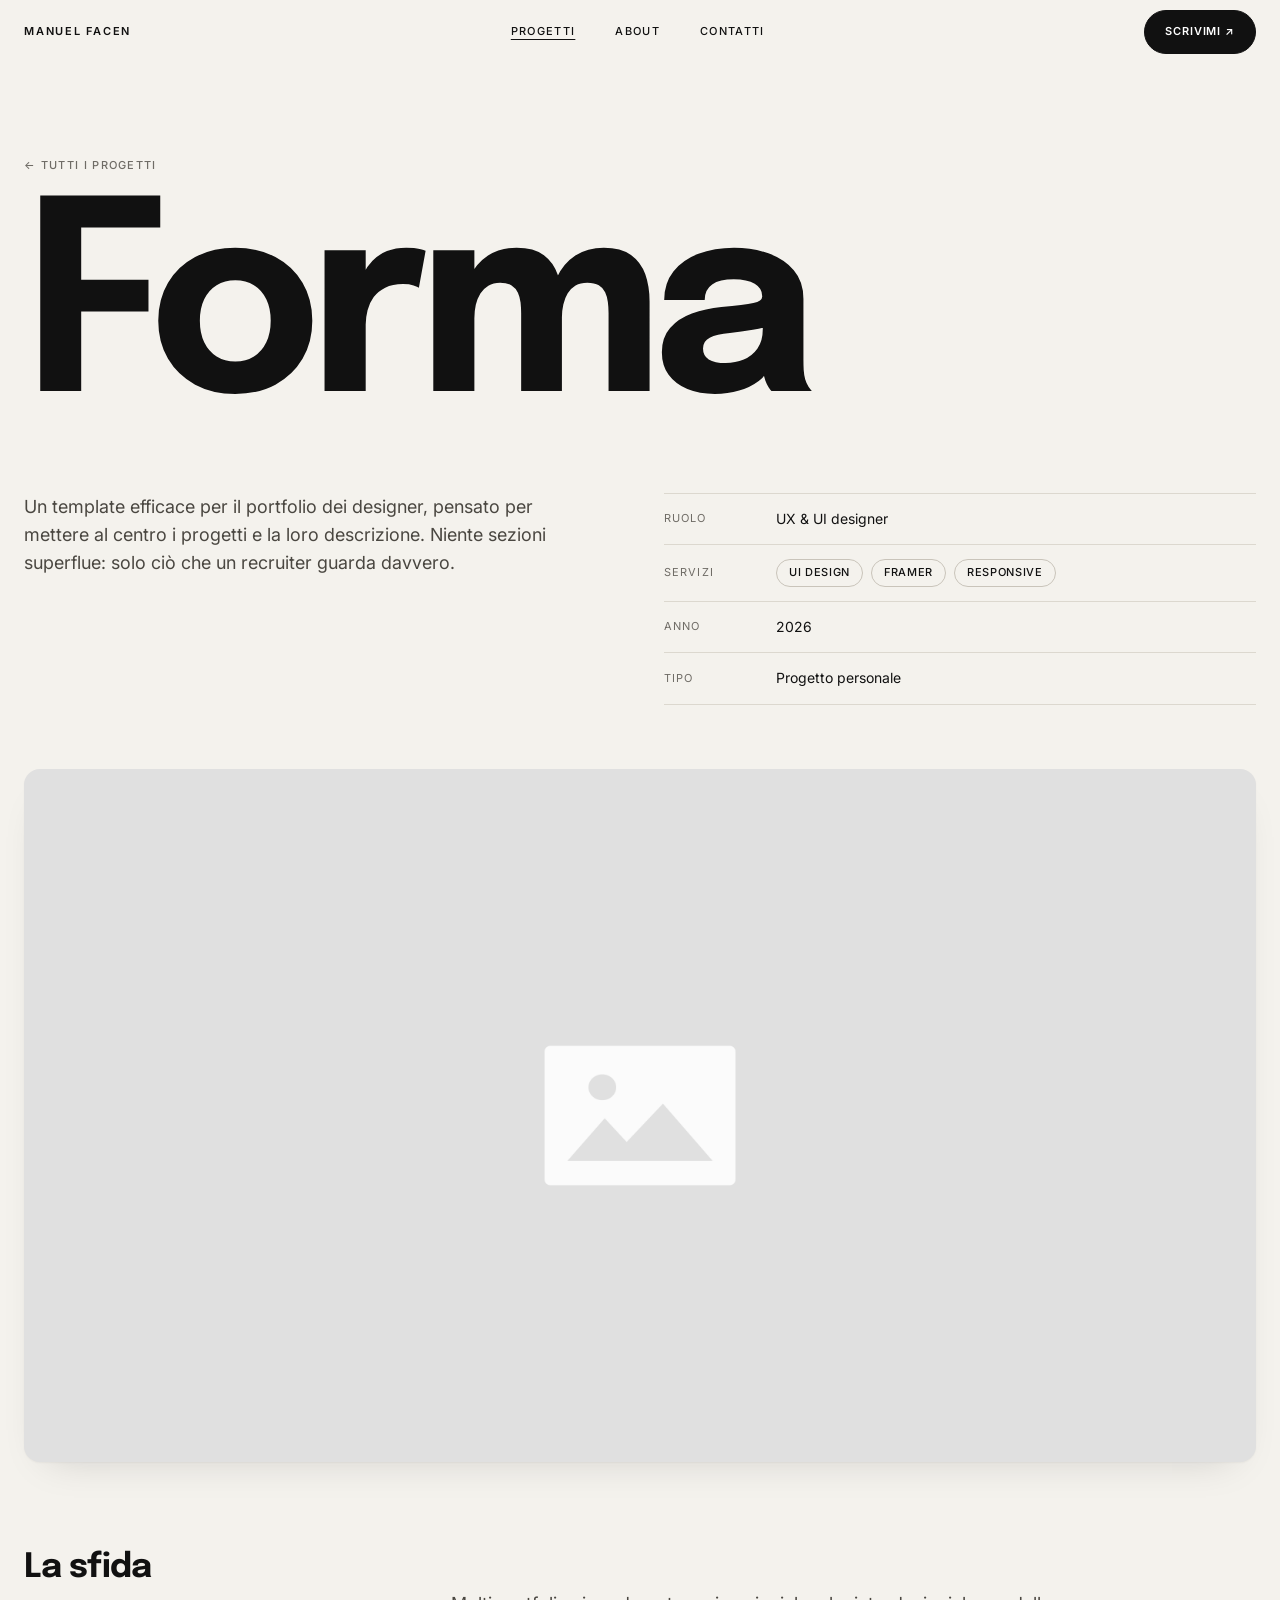
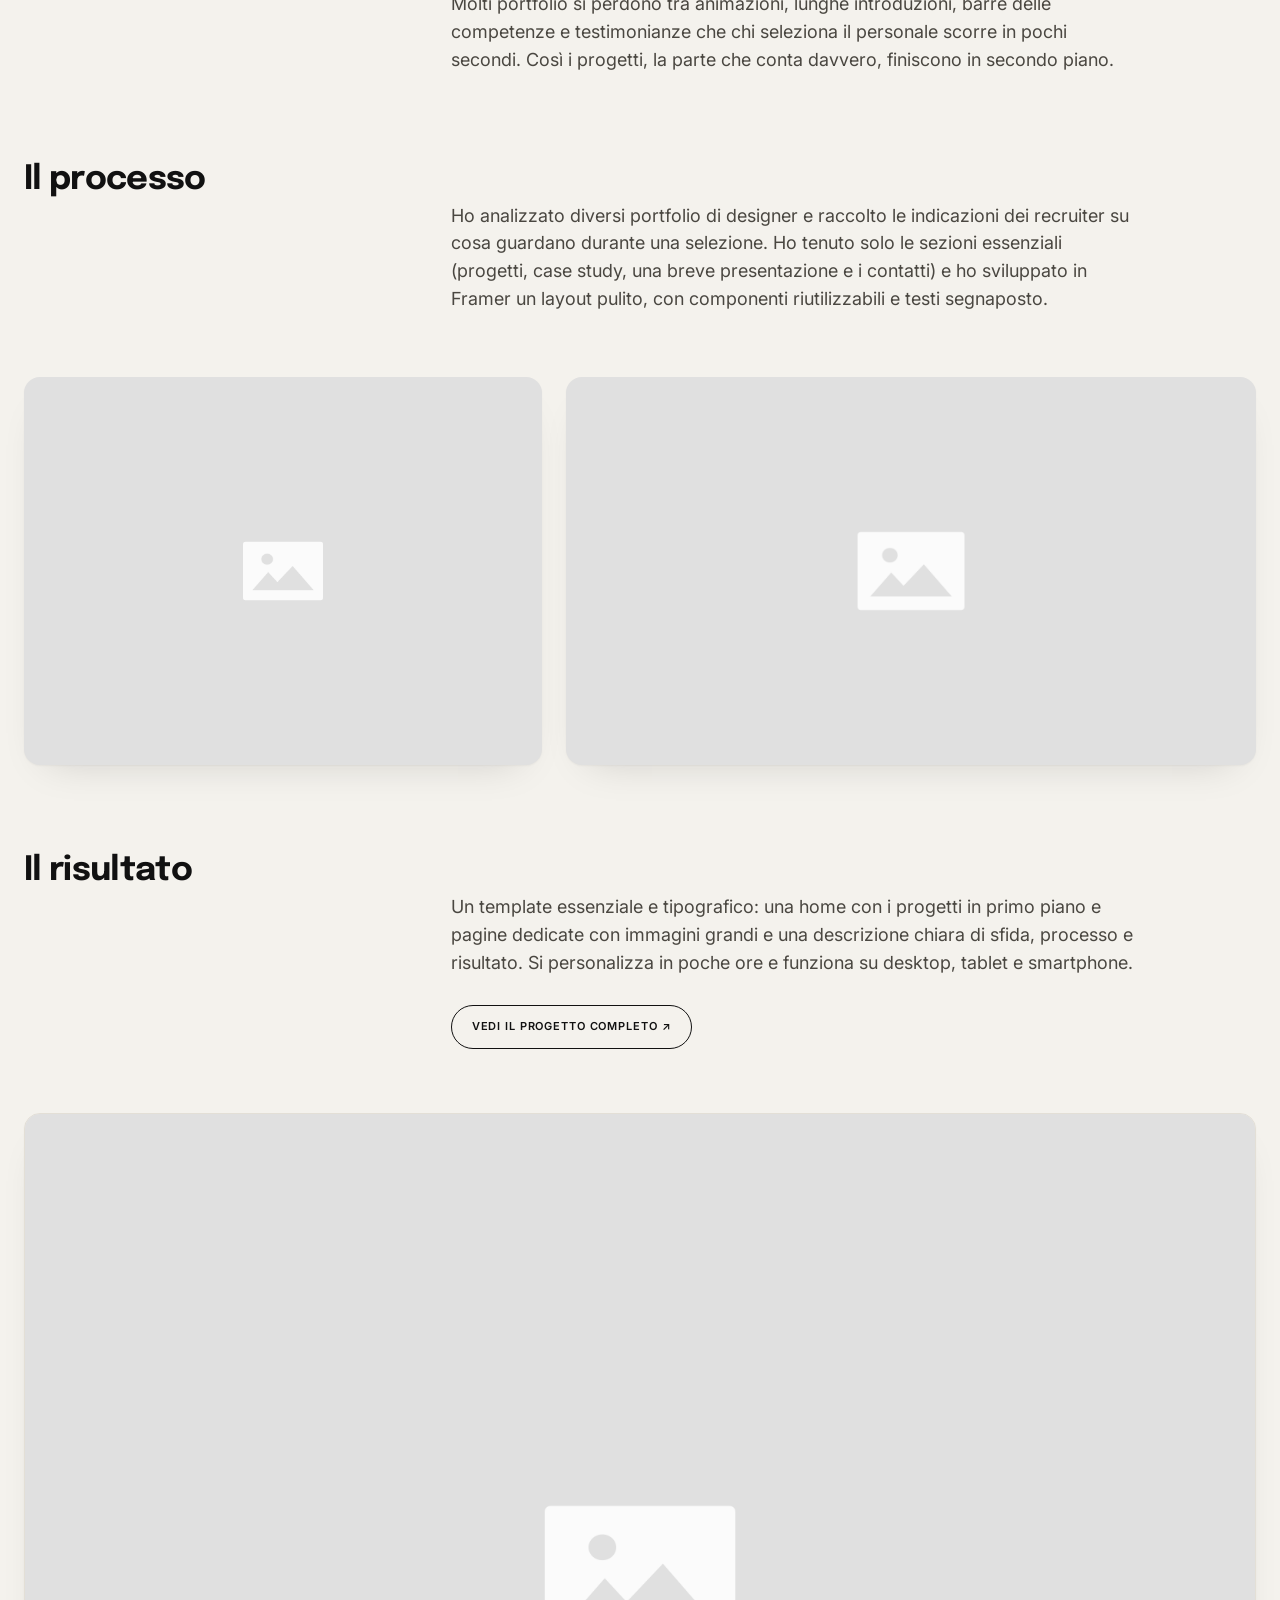
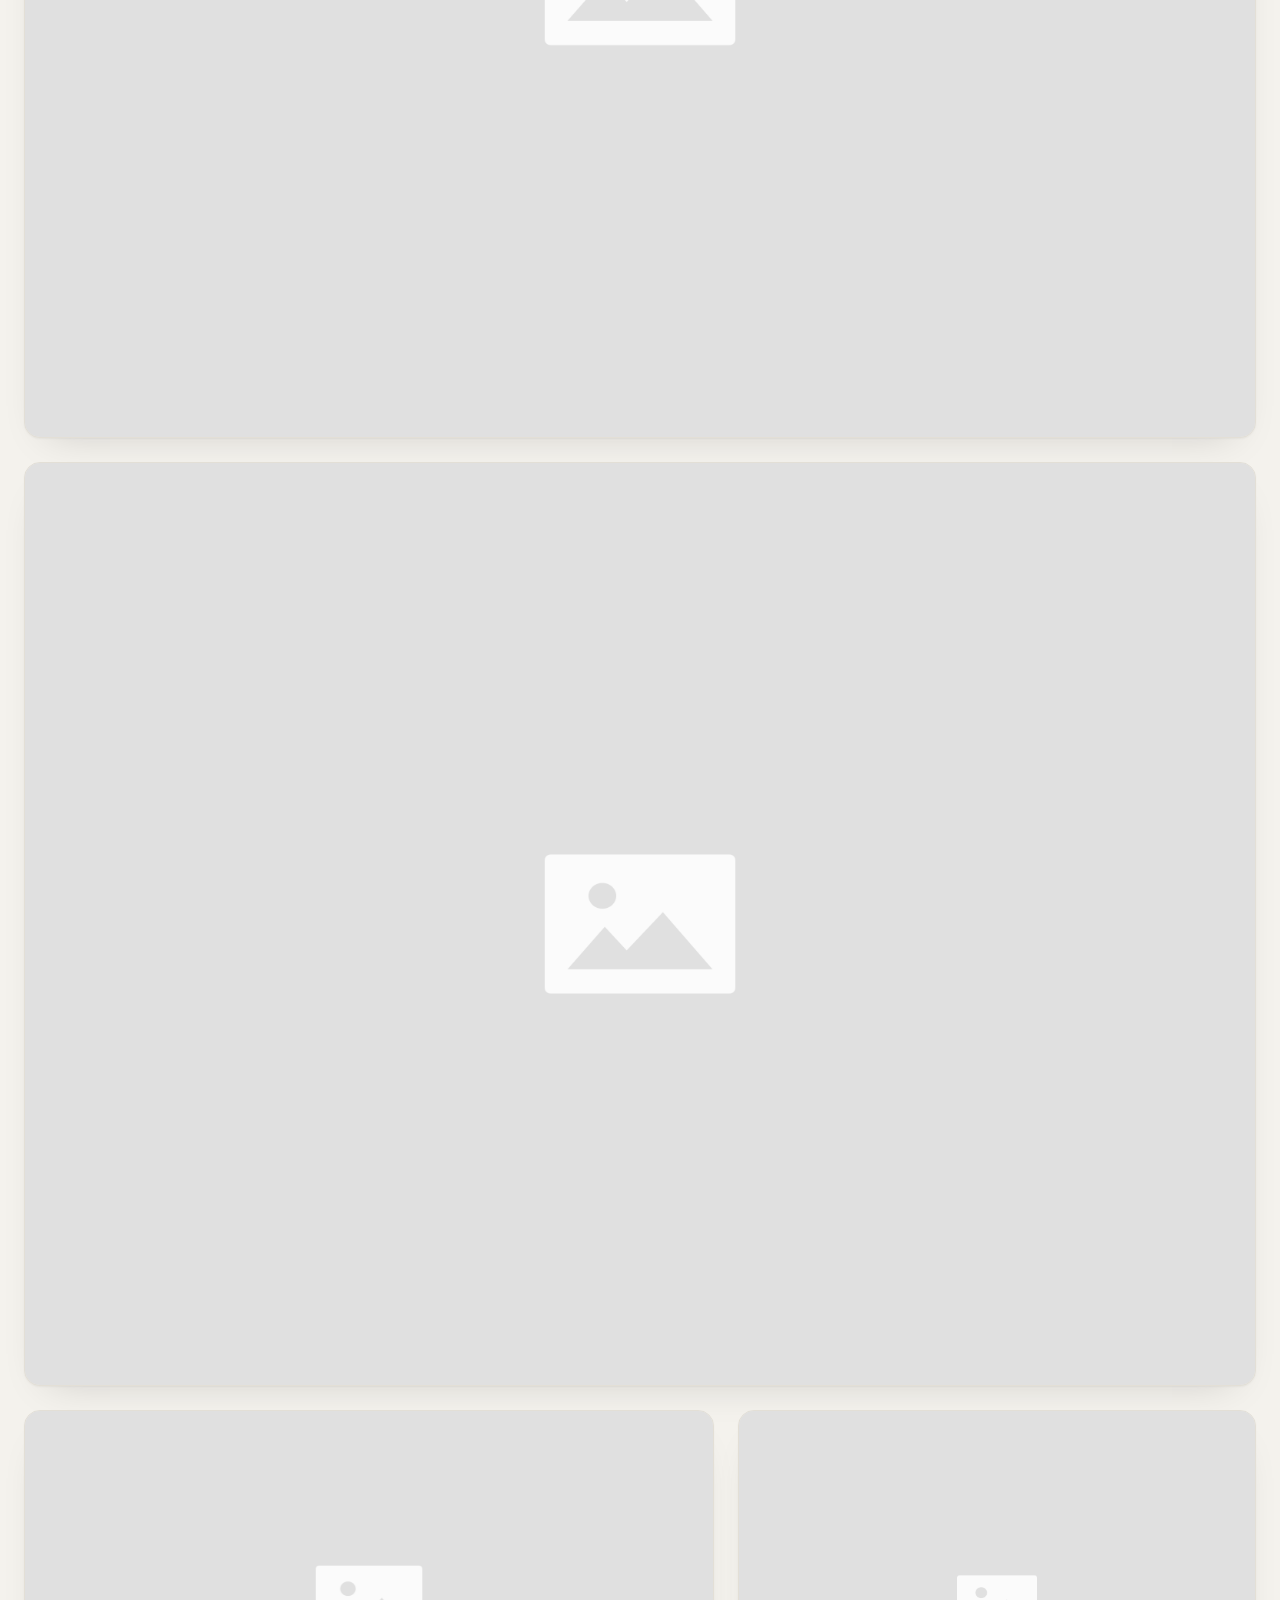
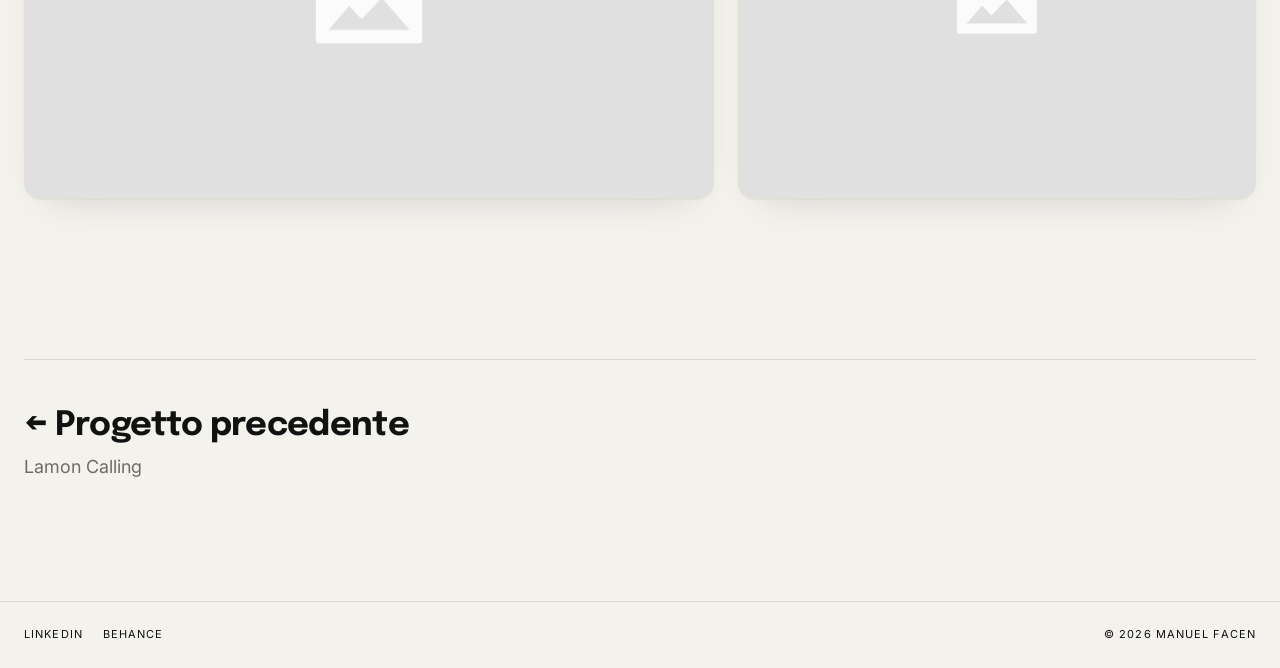
<file: progetto-forma.html>
<!DOCTYPE html>
<html lang="it">
<head>
  <meta charset="utf-8">
  <meta name="viewport" content="width=device-width, initial-scale=1">
  <title>Forma — Manuel Facen</title>
  <meta name="description" content="Un template efficace per il portfolio dei designer, pensato per mettere al centro i progetti e la loro descrizione. Niente sezioni superflue: solo ciò che un recruiter guarda davvero.">
  <meta name="theme-color" content="#f4f2ed">

  <!-- Open Graph: anteprima del link sui social -->
  <meta property="og:type" content="website">
  <meta property="og:site_name" content="Manuel Facen">
  <meta property="og:locale" content="it_IT">
  <meta property="og:title" content="Forma — Manuel Facen">
  <meta property="og:description" content="Un template efficace per il portfolio dei designer, pensato per mettere al centro i progetti e la loro descrizione. Niente sezioni superflue: solo ciò che un recruiter guarda davvero.">
  <meta property="og:url" content="https://manuelf55.github.io/portfolio/progetto-forma.html">
  <meta property="og:image" content="https://manuelf55.github.io/portfolio/img/og-image.jpg">
  <meta property="og:image:width" content="1200">
  <meta property="og:image:height" content="630">
  <meta name="twitter:card" content="summary_large_image">

  <!-- Favicon -->
  <link rel="icon" href="favicon/favicon.ico" sizes="any">
  <link rel="icon" type="image/png" sizes="32x32" href="favicon/favicon-32.png">
  <link rel="apple-touch-icon" href="favicon/apple-touch-icon.png">
  <link rel="manifest" href="favicon/site.webmanifest">

  <!-- Font -->
  <link rel="preconnect" href="https://fonts.googleapis.com">
  <link rel="preconnect" href="https://fonts.gstatic.com" crossorigin>
  <link rel="stylesheet" href="https://fonts.googleapis.com/css2?family=Epilogue:wght@700&amp;family=Inter:wght@400;500;600&amp;display=swap">

  <!-- Bootstrap, poi il CSS del sito (compilato da scss/style.scss) -->
  <link rel="stylesheet" href="https://cdn.jsdelivr.net/npm/bootstrap@5.3.3/dist/css/bootstrap.min.css" integrity="sha384-QWTKZyjpPEjISv5WaRU9OFeRpok6YctnYmDr5pNlyT2bRjXh0JMhjY6hW+ALEwIH" crossorigin="anonymous">
  <link rel="stylesheet" href="css/style.css">
</head>
<body>
  <a class="skip-link" href="#contenuto">Vai al contenuto</a>

  <header class="site-header">
    <div class="site-container site-header__inner">
      <a class="logo" href="index.html">Manuel Facen</a>

      <!-- Menu mobile: la checkbox apre e chiude il menu, senza JavaScript -->
      <input class="menu-toggle" type="checkbox" id="menu-toggle" aria-label="Apri o chiudi il menu">
      <label class="burger" for="menu-toggle" aria-hidden="true">
        <svg class="burger__open" viewBox="0 0 24 24" width="22" height="22" fill="none" stroke="currentColor" stroke-width="1.6" stroke-linecap="round"><path d="M4 8h16M4 16h16"/></svg>
        <svg class="burger__close" viewBox="0 0 24 24" width="22" height="22" fill="none" stroke="currentColor" stroke-width="1.6" stroke-linecap="round"><path d="M6 6l12 12M18 6L6 18"/></svg>
      </label>

      <nav class="main-nav" aria-label="Menu principale">
        <a href="index.html#progetti" data-label="Progetti" aria-current="page">Progetti</a>
        <a href="about.html" data-label="About">About</a>
        <a href="contatti.html" data-label="Contatti">Contatti</a>
      </nav>

      <a class="button header-cta" href="contatti.html">Scrivimi ↗</a>
    </div>
  </header>

  <main id="contenuto" class="site-container">
    <!-- Titolo -->
    <div class="project-header">
      <a class="back-link" href="index.html#progetti">← Tutti i progetti</a>
      <h1 class="project-title project-title--forma">Forma</h1>
    </div>

    <!-- Introduzione e scheda del progetto -->
    <div class="row gutter-site project-intro">
      <div class="col-lg-6">
        <p class="lead-text">Un template efficace per il portfolio dei designer, pensato per mettere al centro i progetti e la loro descrizione. Niente sezioni superflue: solo ciò che un recruiter guarda davvero.</p>
      </div>
      <div class="col-lg-6">
        <dl class="project-meta">
          <div class="project-meta__row"><dt>Ruolo</dt><dd>UX &amp; UI designer</dd></div>
          <div class="project-meta__row"><dt>Servizi</dt><dd><span class="tag">UI design</span><span class="tag">Framer</span><span class="tag">Responsive</span></dd></div>
          <div class="project-meta__row"><dt>Anno</dt><dd>2026</dd></div>
          <div class="project-meta__row"><dt>Tipo</dt><dd>Progetto personale</dd></div>
        </dl>
      </div>
    </div>

    <figure class="project-image">
      <img src="img/placeholder/16-9.png" width="1600" height="900" alt="Forma: immagine principale (immagine temporanea)">
    </figure>

    <!-- La sfida -->
    <section class="project-section">
      <div class="row gutter-site">
        <h2 class="col-lg-4 title-md">La sfida</h2>
        <div class="col-lg-8">
          <p class="lead-text">Molti portfolio si perdono tra animazioni, lunghe introduzioni, barre delle competenze e testimonianze che chi seleziona il personale scorre in pochi secondi. Così i progetti, la parte che conta davvero, finiscono in secondo piano.</p>
        </div>
      </div>
    </section>

    <!-- Il processo -->
    <section class="project-section">
      <div class="row gutter-site">
        <h2 class="col-lg-4 title-md">Il processo</h2>
        <div class="col-lg-8">
          <p class="lead-text">Ho analizzato diversi portfolio di designer e raccolto le indicazioni dei recruiter su cosa guardano durante una selezione. Ho tenuto solo le sezioni essenziali (progetti, case study, una breve presentazione e i contatti) e ho sviluppato in Framer un layout pulito, con componenti riutilizzabili e testi segnaposto.</p>
        </div>
      </div>
      <div class="image-pair">
        <figure class="project-image" style="--ratio: 1600 / 1200">
          <img src="img/placeholder/4-3.png" width="1600" height="1200" alt="Forma: processo 1 (immagine temporanea)" loading="lazy">
        </figure>
        <figure class="project-image" style="--ratio: 1600 / 900">
          <img src="img/placeholder/16-9.png" width="1600" height="900" alt="Forma: processo 2 (immagine temporanea)" loading="lazy">
        </figure>
      </div>
    </section>

    <!-- Il risultato -->
    <section class="project-section">
      <div class="row gutter-site">
        <h2 class="col-lg-4 title-md">Il risultato</h2>
        <div class="col-lg-8">
          <p class="lead-text">Un template essenziale e tipografico: una home con i progetti in primo piano e pagine dedicate con immagini grandi e una descrizione chiara di sfida, processo e risultato. Si personalizza in poche ore e funziona su desktop, tablet e smartphone.</p>
          <!-- TODO: inserire il link al progetto completo -->
          <a class="button button--outline" href="#" target="_blank" rel="noopener" aria-label="Vedi il progetto Forma completo (si apre in una nuova scheda)">Vedi il progetto completo ↗</a>
        </div>
      </div>
      <div class="gallery">
        <figure class="project-image project-image--bordered">
          <img src="img/placeholder/4-3.png" width="1600" height="1200" alt="Forma: risultato 1 (immagine temporanea)" loading="lazy">
        </figure>
        <figure class="project-image project-image--bordered">
          <img src="img/placeholder/4-3.png" width="1600" height="1200" alt="Forma: risultato 2 (immagine temporanea)" loading="lazy">
        </figure>
        <div class="image-pair">
          <figure class="project-image project-image--bordered" style="--ratio: 1600 / 900">
            <img src="img/placeholder/16-9.png" width="1600" height="900" alt="Forma: risultato 3 (immagine temporanea)" loading="lazy">
          </figure>
          <figure class="project-image project-image--bordered" style="--ratio: 1600 / 1200">
            <img src="img/placeholder/4-3.png" width="1600" height="1200" alt="Forma: risultato 4 (immagine temporanea)" loading="lazy">
          </figure>
        </div>
      </div>
    </section>

    <!-- Altri progetti -->
    <nav class="project-nav" aria-label="Altri progetti">
      <a href="progetto-lamon-calling.html">
        <span class="title-md">← Progetto precedente</span>
        <span class="lead-text">Lamon Calling</span>
      </a>
    </nav>
  </main>

  <footer class="site-footer">
    <div class="site-container site-footer__inner">
      <ul class="social-links">
        <li><a href="https://www.linkedin.com/in/manuel-facen-108201241/" target="_blank" rel="noopener">LinkedIn</a></li>
        <li><a href="https://www.behance.net/manuelface9084" target="_blank" rel="noopener">Behance</a></li>
      </ul>
      <p class="copyright">© 2026 Manuel Facen</p>
    </div>
  </footer>
</body>
</html>
</file>
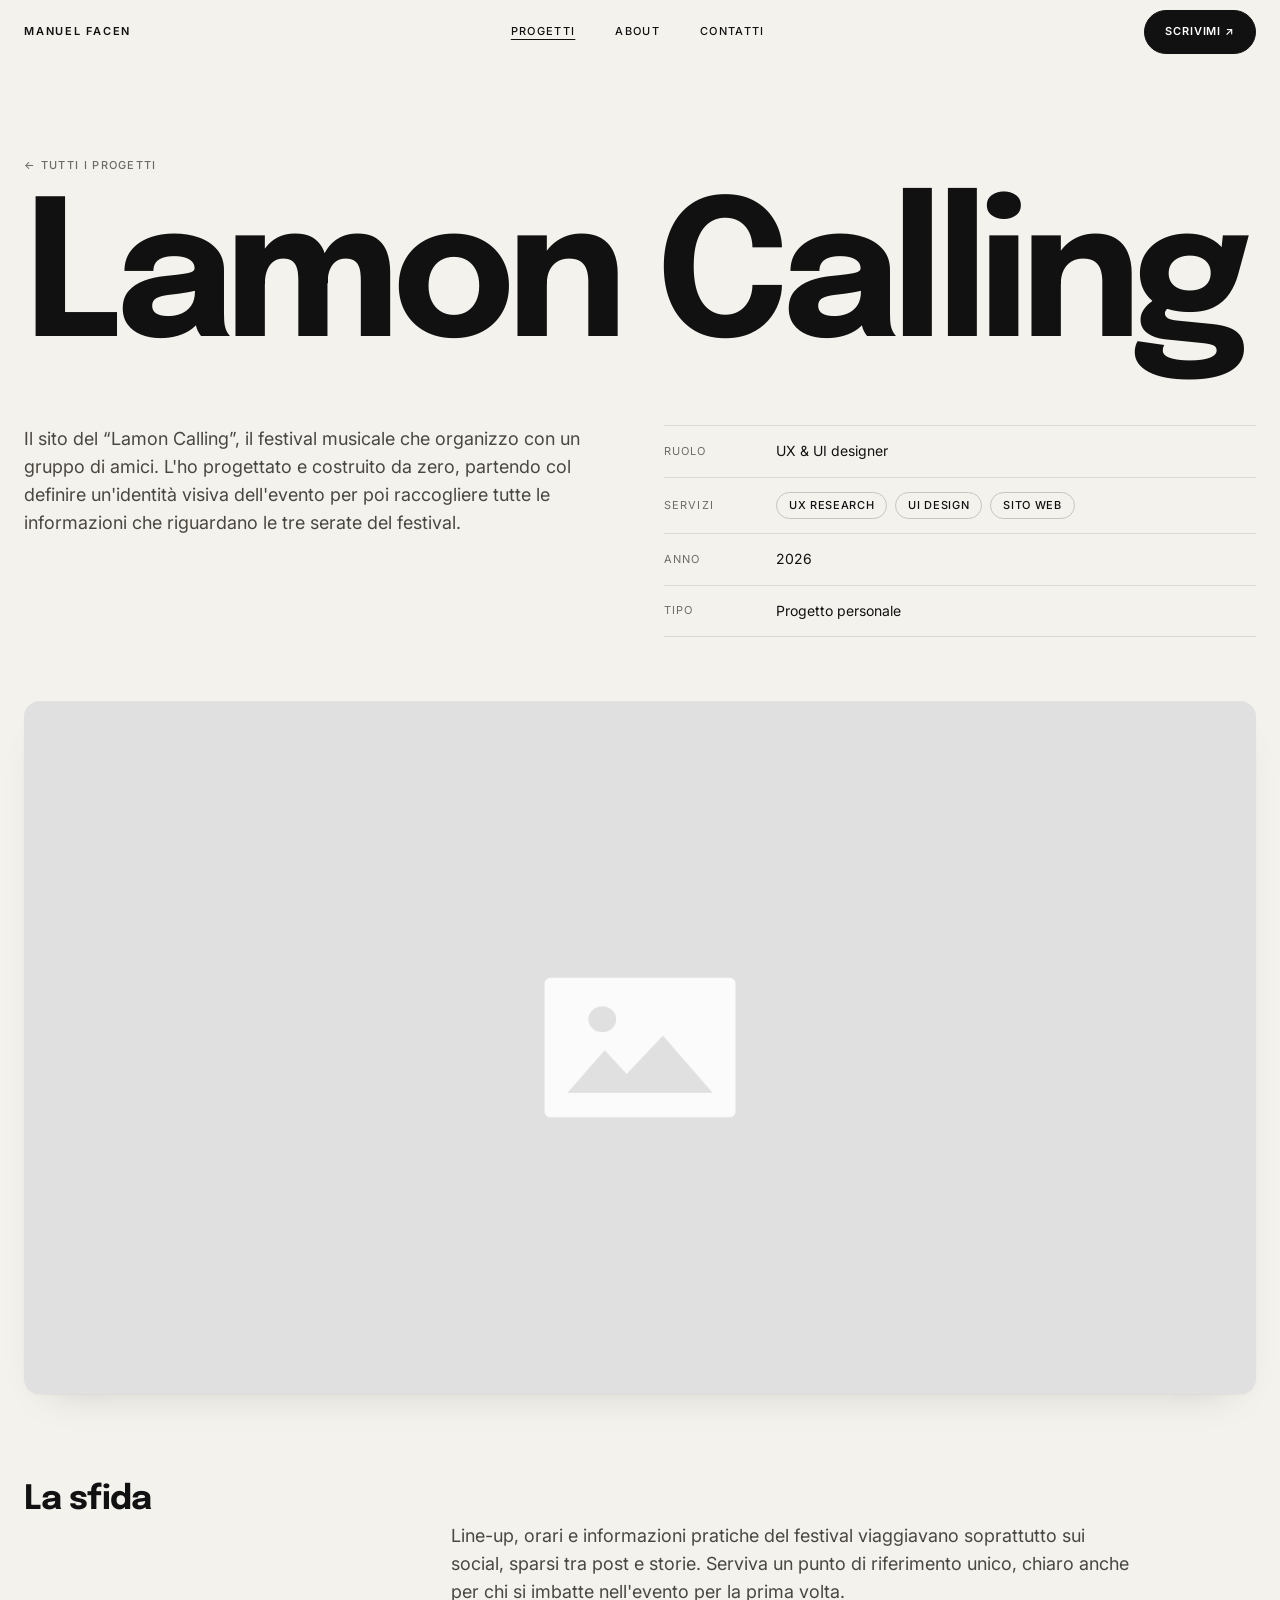
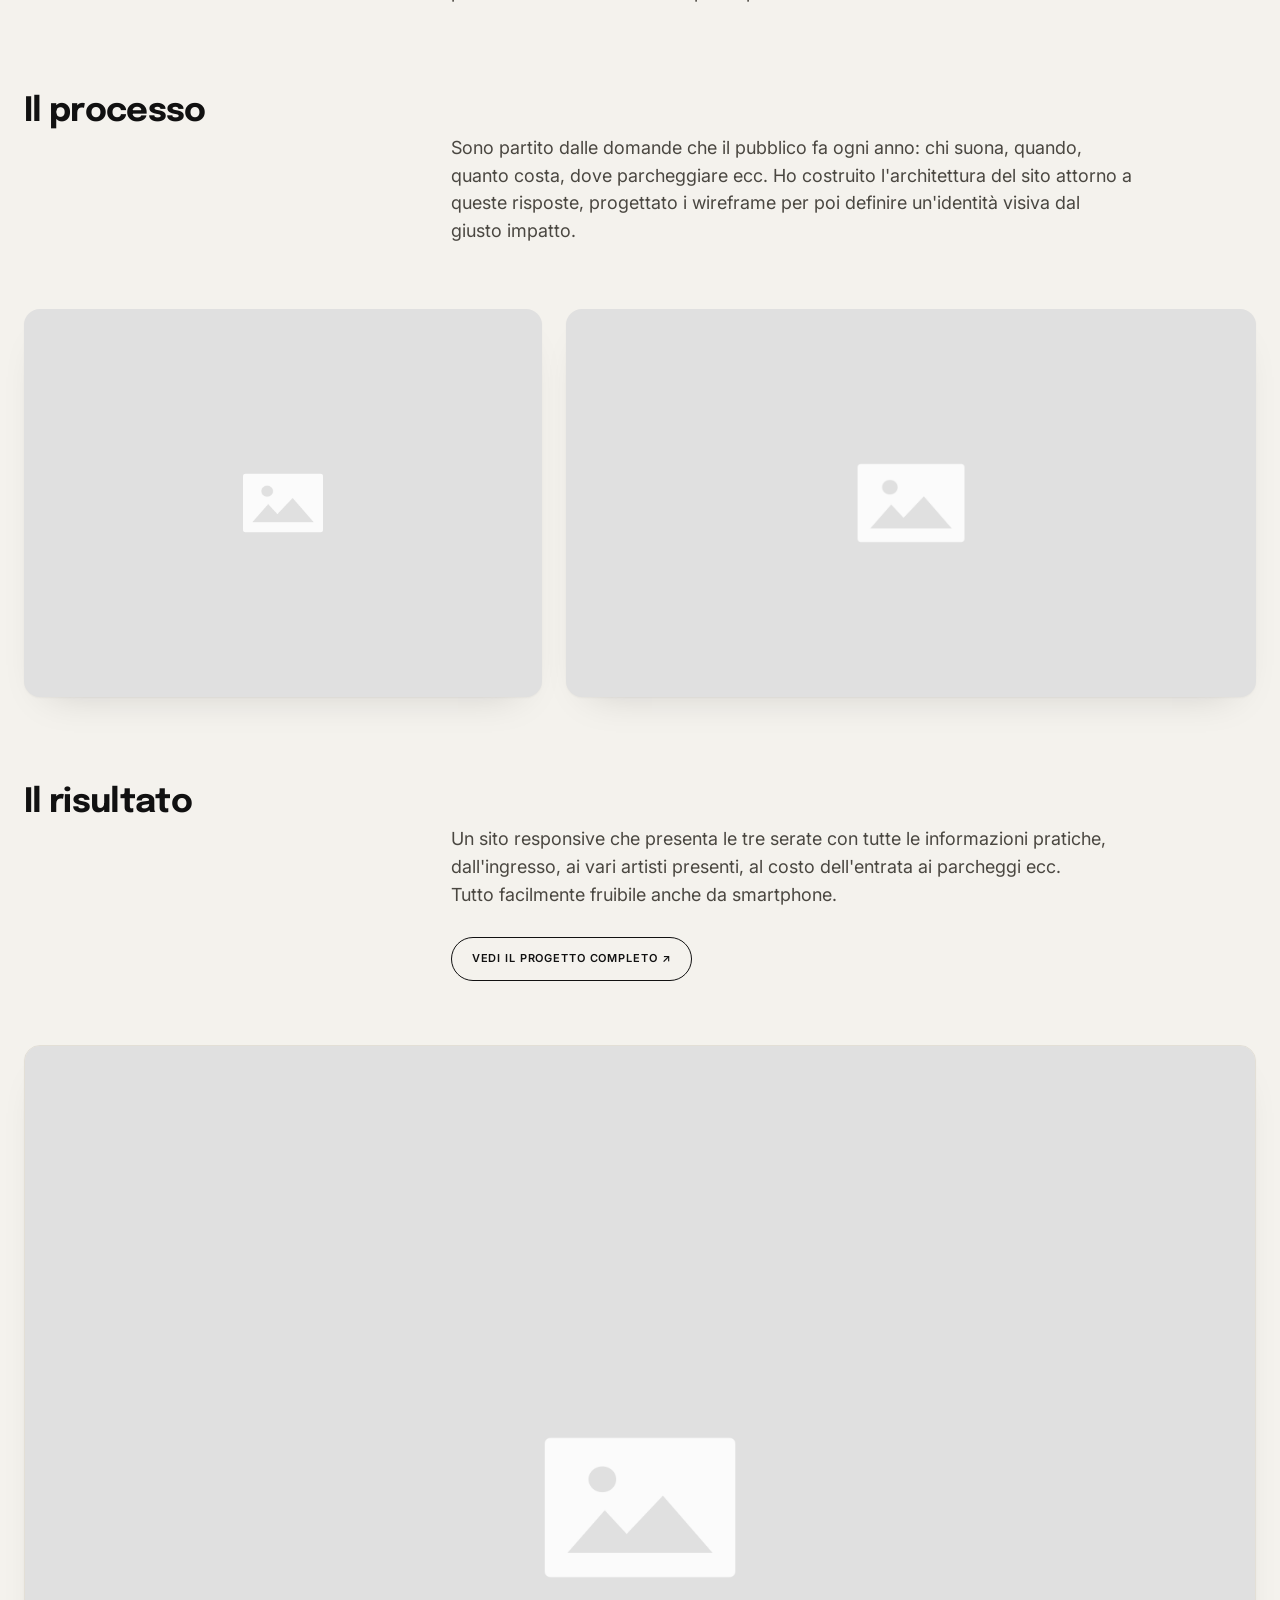
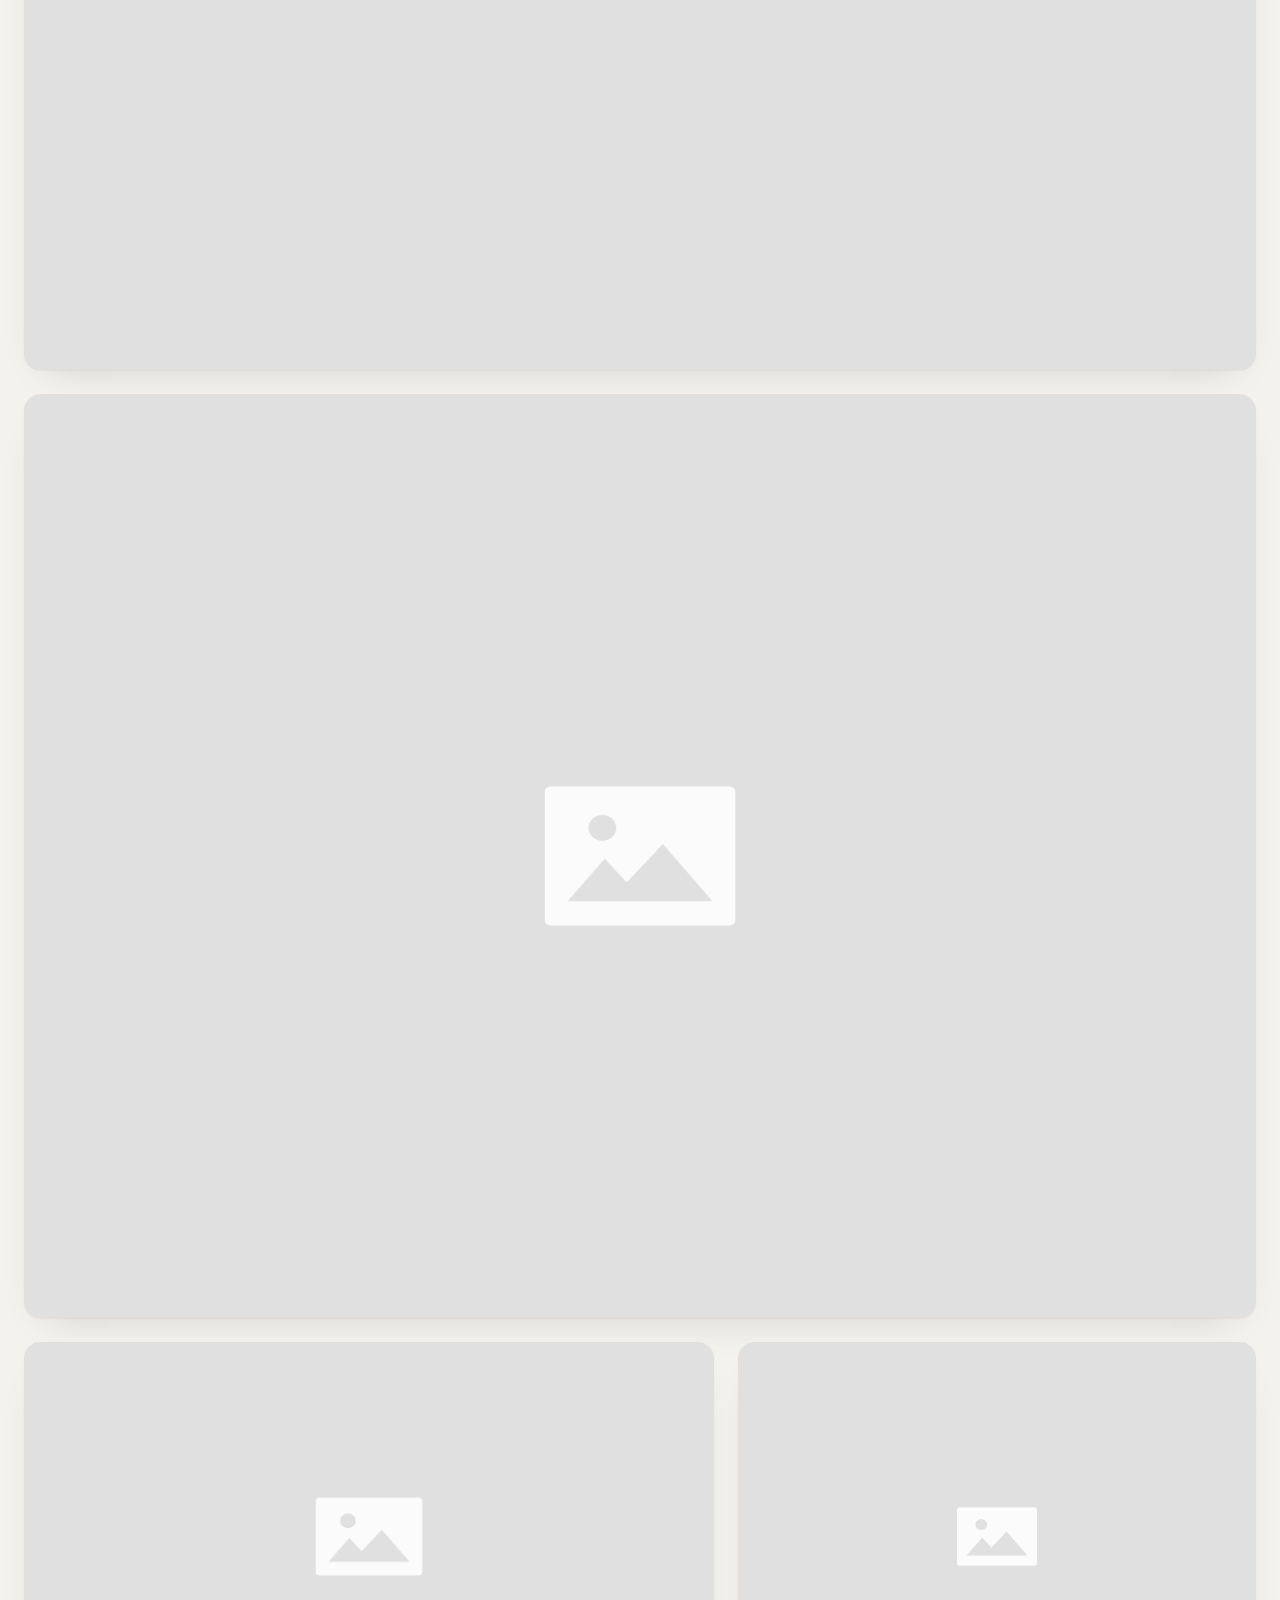
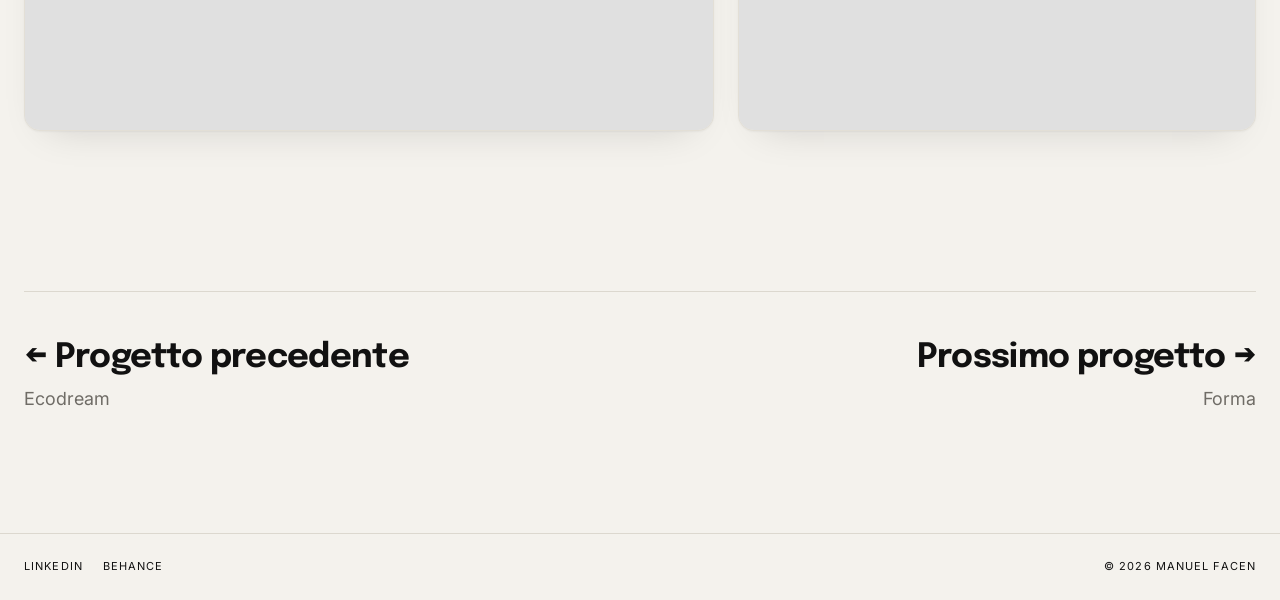
<file: progetto-lamon-calling.html>
<!DOCTYPE html>
<html lang="it">
<head>
  <meta charset="utf-8">
  <meta name="viewport" content="width=device-width, initial-scale=1">
  <title>Lamon Calling — Manuel Facen</title>
  <meta name="description" content="Il sito del Lamon Calling, il festival musicale che organizzo con un gruppo di amici. L'ho progettato e costruito da zero, partendo col definire un'identità visiva dell'evento per poi raccogliere tutte le informazioni che riguardano le tre serate del festival.">
  <meta name="theme-color" content="#f4f2ed">

  <!-- Open Graph: anteprima del link sui social -->
  <meta property="og:type" content="website">
  <meta property="og:site_name" content="Manuel Facen">
  <meta property="og:locale" content="it_IT">
  <meta property="og:title" content="Lamon Calling — Manuel Facen">
  <meta property="og:description" content="Il sito del Lamon Calling, il festival musicale che organizzo con un gruppo di amici. L'ho progettato e costruito da zero, partendo col definire un'identità visiva dell'evento per poi raccogliere tutte le informazioni che riguardano le tre serate del festival.">
  <meta property="og:url" content="https://manuelf55.github.io/portfolio/progetto-lamon-calling.html">
  <meta property="og:image" content="https://manuelf55.github.io/portfolio/img/og-image.jpg">
  <meta property="og:image:width" content="1200">
  <meta property="og:image:height" content="630">
  <meta name="twitter:card" content="summary_large_image">

  <!-- Favicon -->
  <link rel="icon" href="favicon/favicon.ico" sizes="any">
  <link rel="icon" type="image/png" sizes="32x32" href="favicon/favicon-32.png">
  <link rel="apple-touch-icon" href="favicon/apple-touch-icon.png">
  <link rel="manifest" href="favicon/site.webmanifest">

  <!-- Font -->
  <link rel="preconnect" href="https://fonts.googleapis.com">
  <link rel="preconnect" href="https://fonts.gstatic.com" crossorigin>
  <link rel="stylesheet" href="https://fonts.googleapis.com/css2?family=Epilogue:wght@700&amp;family=Inter:wght@400;500;600&amp;display=swap">

  <!-- Bootstrap, poi il CSS del sito (compilato da scss/style.scss) -->
  <link rel="stylesheet" href="https://cdn.jsdelivr.net/npm/bootstrap@5.3.3/dist/css/bootstrap.min.css" integrity="sha384-QWTKZyjpPEjISv5WaRU9OFeRpok6YctnYmDr5pNlyT2bRjXh0JMhjY6hW+ALEwIH" crossorigin="anonymous">
  <link rel="stylesheet" href="css/style.css">
</head>
<body>
  <a class="skip-link" href="#contenuto">Vai al contenuto</a>

  <header class="site-header">
    <div class="site-container site-header__inner">
      <a class="logo" href="index.html">Manuel Facen</a>

      <!-- Menu mobile: la checkbox apre e chiude il menu, senza JavaScript -->
      <input class="menu-toggle" type="checkbox" id="menu-toggle" aria-label="Apri o chiudi il menu">
      <label class="burger" for="menu-toggle" aria-hidden="true">
        <svg class="burger__open" viewBox="0 0 24 24" width="22" height="22" fill="none" stroke="currentColor" stroke-width="1.6" stroke-linecap="round"><path d="M4 8h16M4 16h16"/></svg>
        <svg class="burger__close" viewBox="0 0 24 24" width="22" height="22" fill="none" stroke="currentColor" stroke-width="1.6" stroke-linecap="round"><path d="M6 6l12 12M18 6L6 18"/></svg>
      </label>

      <nav class="main-nav" aria-label="Menu principale">
        <a href="index.html#progetti" data-label="Progetti" aria-current="page">Progetti</a>
        <a href="about.html" data-label="About">About</a>
        <a href="contatti.html" data-label="Contatti">Contatti</a>
      </nav>

      <a class="button header-cta" href="contatti.html">Scrivimi ↗</a>
    </div>
  </header>

  <main id="contenuto" class="site-container">
    <!-- Titolo -->
    <div class="project-header">
      <a class="back-link" href="index.html#progetti">← Tutti i progetti</a>
      <h1 class="project-title project-title--lamon-calling">Lamon Calling</h1>
    </div>

    <!-- Introduzione e scheda del progetto -->
    <div class="row gutter-site project-intro">
      <div class="col-lg-6">
        <p class="lead-text">Il sito del “Lamon Calling”, il festival musicale che organizzo con un gruppo di amici. L'ho progettato e costruito da zero, partendo col definire un'identità visiva dell'evento per poi raccogliere tutte le informazioni che riguardano le tre serate del festival.</p>
      </div>
      <div class="col-lg-6">
        <dl class="project-meta">
          <div class="project-meta__row"><dt>Ruolo</dt><dd>UX &amp; UI designer</dd></div>
          <div class="project-meta__row"><dt>Servizi</dt><dd><span class="tag">UX research</span><span class="tag">UI design</span><span class="tag">Sito web</span></dd></div>
          <div class="project-meta__row"><dt>Anno</dt><dd>2026</dd></div>
          <div class="project-meta__row"><dt>Tipo</dt><dd>Progetto personale</dd></div>
        </dl>
      </div>
    </div>

    <figure class="project-image">
      <img src="img/placeholder/16-9.png" width="1600" height="900" alt="Lamon Calling: immagine principale (immagine temporanea)">
    </figure>

    <!-- La sfida -->
    <section class="project-section">
      <div class="row gutter-site">
        <h2 class="col-lg-4 title-md">La sfida</h2>
        <div class="col-lg-8">
          <p class="lead-text">Line-up, orari e informazioni pratiche del festival viaggiavano soprattutto sui social, sparsi tra post e storie. Serviva un punto di riferimento unico, chiaro anche per chi si imbatte nell'evento per la prima volta.</p>
        </div>
      </div>
    </section>

    <!-- Il processo -->
    <section class="project-section">
      <div class="row gutter-site">
        <h2 class="col-lg-4 title-md">Il processo</h2>
        <div class="col-lg-8">
          <p class="lead-text">Sono partito dalle domande che il pubblico fa ogni anno: chi suona, quando, quanto costa, dove parcheggiare ecc. Ho costruito l'architettura del sito attorno a queste risposte, progettato i wireframe per poi definire un'identità visiva dal giusto impatto.</p>
        </div>
      </div>
      <div class="image-pair">
        <figure class="project-image" style="--ratio: 1600 / 1200">
          <img src="img/placeholder/4-3.png" width="1600" height="1200" alt="Lamon Calling: processo 1 (immagine temporanea)" loading="lazy">
        </figure>
        <figure class="project-image" style="--ratio: 1600 / 900">
          <img src="img/placeholder/16-9.png" width="1600" height="900" alt="Lamon Calling: processo 2 (immagine temporanea)" loading="lazy">
        </figure>
      </div>
    </section>

    <!-- Il risultato -->
    <section class="project-section">
      <div class="row gutter-site">
        <h2 class="col-lg-4 title-md">Il risultato</h2>
        <div class="col-lg-8">
          <p class="lead-text">Un sito responsive che presenta le tre serate con tutte le informazioni pratiche, dall'ingresso, ai vari artisti presenti, al costo dell'entrata ai parcheggi ecc.<br>Tutto facilmente fruibile anche da smartphone.</p>
          <!-- TODO: inserire il link al progetto completo -->
          <a class="button button--outline" href="#" target="_blank" rel="noopener" aria-label="Vedi il progetto Lamon Calling completo (si apre in una nuova scheda)">Vedi il progetto completo ↗</a>
        </div>
      </div>
      <div class="gallery">
        <figure class="project-image project-image--bordered">
          <img src="img/placeholder/4-3.png" width="1600" height="1200" alt="Lamon Calling: risultato 1 (immagine temporanea)" loading="lazy">
        </figure>
        <figure class="project-image project-image--bordered">
          <img src="img/placeholder/4-3.png" width="1600" height="1200" alt="Lamon Calling: risultato 2 (immagine temporanea)" loading="lazy">
        </figure>
        <div class="image-pair">
          <figure class="project-image project-image--bordered" style="--ratio: 1600 / 900">
            <img src="img/placeholder/16-9.png" width="1600" height="900" alt="Lamon Calling: risultato 3 (immagine temporanea)" loading="lazy">
          </figure>
          <figure class="project-image project-image--bordered" style="--ratio: 1600 / 1200">
            <img src="img/placeholder/4-3.png" width="1600" height="1200" alt="Lamon Calling: risultato 4 (immagine temporanea)" loading="lazy">
          </figure>
        </div>
      </div>
    </section>

    <!-- Altri progetti -->
    <nav class="project-nav" aria-label="Altri progetti">
      <a href="progetto-ecodream.html">
        <span class="title-md">← Progetto precedente</span>
        <span class="lead-text">Ecodream</span>
      </a>
      <a class="project-nav__next" href="progetto-forma.html">
        <span class="title-md">Prossimo progetto →</span>
        <span class="lead-text">Forma</span>
      </a>
    </nav>
  </main>

  <footer class="site-footer">
    <div class="site-container site-footer__inner">
      <ul class="social-links">
        <li><a href="https://www.linkedin.com/in/manuel-facen-108201241/" target="_blank" rel="noopener">LinkedIn</a></li>
        <li><a href="https://www.behance.net/manuelface9084" target="_blank" rel="noopener">Behance</a></li>
      </ul>
      <p class="copyright">© 2026 Manuel Facen</p>
    </div>
  </footer>
</body>
</html>
</file>
<file: css/style.css>
body {
  background: #f4f2ed;
  color: #111111;
  font-family: "Inter", system-ui, sans-serif;
  font-size: 15px;
  line-height: 1.6;
}

a {
  color: #111111;
}
a:hover {
  color: #3d3b37;
}

img {
  display: block;
  max-width: 100%;
  height: auto;
}

.skip-link {
  position: absolute;
  top: -100px;
  left: 24px;
  z-index: 20;
  padding: 8px 16px;
  border-radius: 999px;
  background: #111111;
  color: #ffffff;
  font-size: 13px;
}
.skip-link:focus {
  top: 12px;
  color: #ffffff;
}

.site-container {
  max-width: 1320px;
  margin: 0 auto;
  padding: 0 24px;
}

.gutter-site {
  --bs-gutter-x: 48px;
  --bs-gutter-y: 40px;
}

.title-xl {
  margin: 0;
  font-family: "Epilogue", system-ui, sans-serif;
  font-size: clamp(2.5rem, 9vw, 7rem);
  font-weight: 700;
  line-height: 0.92;
  letter-spacing: -0.045em;
}

.title-md {
  margin: 0;
  font-family: "Epilogue", system-ui, sans-serif;
  font-size: clamp(1.5rem, 3vw, 2.1rem);
  font-weight: 700;
  line-height: 1.1;
  letter-spacing: -0.02em;
}

.title-sm {
  margin: 0;
  font-family: "Epilogue", system-ui, sans-serif;
  font-size: 18px;
  font-weight: 700;
  letter-spacing: -0.01em;
}

.eyebrow {
  margin: 0;
  color: #6f6c66;
  font-size: 11px;
  letter-spacing: 0.1em;
  text-transform: uppercase;
}

.lead-text {
  margin: 0;
  color: #4a4741;
  font-size: 18px;
  line-height: 1.55;
}

.button {
  display: inline-flex;
  align-items: center;
  gap: 8px;
  min-height: 44px;
  padding: 0 20px;
  border: 1px solid #111111;
  border-radius: 999px;
  background: #111111;
  color: #ffffff;
  font-family: "Inter", system-ui, sans-serif;
  font-size: 11px;
  font-weight: 600;
  letter-spacing: 0.08em;
  text-decoration: none;
  text-transform: uppercase;
  cursor: pointer;
  transition: background-color 0.2s ease, border-color 0.2s ease, color 0.2s ease;
}
.button:hover, .button:focus-visible {
  border-color: #3d3b37;
  background: #3d3b37;
  color: #ffffff;
}
.button:focus-visible {
  outline: 2px solid #111111;
  outline-offset: 3px;
}

.button--outline {
  background: transparent;
  color: #111111;
}
.button--outline:hover, .button--outline:focus-visible {
  border-color: #111111;
  background: #111111;
}

.tag {
  padding: 4px 12px;
  border: 1px solid #c9c4ba;
  border-radius: 999px;
  font-size: 11px;
  font-weight: 500;
  letter-spacing: 0.06em;
  text-transform: uppercase;
}

.site-header {
  position: sticky;
  top: 0;
  z-index: 10;
  background: rgba(244, 242, 237, 0.9);
}

.site-header__inner {
  display: flex;
  flex-wrap: wrap;
  align-items: center;
  justify-content: space-between;
  column-gap: 16px;
}

.logo {
  display: inline-flex;
  align-items: center;
  min-height: 64px;
  font-size: 11px;
  font-weight: 600;
  letter-spacing: 0.16em;
  text-decoration: none;
  text-transform: uppercase;
}

.main-nav {
  display: flex;
  gap: 40px;
}
.main-nav a {
  font-size: 11px;
  font-weight: 500;
  letter-spacing: 0.12em;
  text-decoration: none;
  text-transform: uppercase;
}
.main-nav a:focus-visible {
  outline: 2px solid #111111;
  outline-offset: 4px;
}
.main-nav [aria-current=page] {
  text-decoration: underline;
  text-underline-offset: 4px;
}

@media (min-width: 768px) {
  .main-nav a {
    display: inline-flex;
    flex-direction: column;
    align-items: center;
  }
  .main-nav a::after {
    content: attr(data-label);
    height: 0;
    overflow: hidden;
    visibility: hidden;
    font-weight: 600;
  }
  .main-nav a:hover, .main-nav a:focus-visible {
    color: #111111;
    font-weight: 600;
  }
}
.menu-toggle {
  position: absolute;
  opacity: 0;
}

.burger {
  display: none;
  align-items: center;
  justify-content: center;
  width: 44px;
  height: 44px;
  margin-right: -10px;
  cursor: pointer;
}

.burger__close {
  display: none;
}

.menu-toggle:focus-visible + .burger {
  border-radius: 8px;
  outline: 2px solid #111111;
}

@media (max-width: 767px) {
  .main-nav,
  .site-header .header-cta {
    display: none;
  }
  .burger {
    display: inline-flex;
  }
  .menu-toggle:checked ~ .main-nav {
    display: flex;
    flex-direction: column;
    gap: 8px;
    width: 100%;
    padding: 8px 0 16px;
  }
  .menu-toggle:checked ~ .main-nav a {
    font-family: "Epilogue", system-ui, sans-serif;
    font-size: 28px;
    font-weight: 700;
    letter-spacing: -0.02em;
    text-transform: none;
  }
  .menu-toggle:checked ~ .header-cta {
    display: inline-flex;
    margin-bottom: 20px;
  }
  .menu-toggle:checked + .burger .burger__open {
    display: none;
  }
  .menu-toggle:checked + .burger .burger__close {
    display: block;
  }
}
.hero {
  position: relative;
  min-height: 900px;
  margin-top: -64px;
  overflow: hidden;
}

.hero__content {
  position: relative;
  z-index: 1;
  display: flex;
  flex-direction: column;
  justify-content: center;
  min-height: 900px;
  padding-top: 64px;
}

.hero__text {
  max-width: 640px;
}

.hero__lead {
  max-width: 44ch;
  margin: 28px 0 36px;
  color: #4a4741;
  font-size: 18px;
  line-height: 1.5;
}

.hero__media {
  position: absolute;
  top: 0;
  right: 0;
  width: 50%;
  height: 100%;
}
.hero__media img {
  width: 100%;
  height: 100%;
  object-fit: cover;
}
.hero__media::after {
  content: "";
  position: absolute;
  inset: 0;
  background: linear-gradient(90deg, #f4f2ed 0%, rgba(244, 242, 237, 0) 30%);
}

.status {
  display: inline-flex;
  align-items: center;
  gap: 8px;
  margin: 0 0 32px;
  padding: 6px 14px;
  border: 1px solid rgba(17, 17, 17, 0.35);
  border-radius: 999px;
  font-size: 11px;
  font-weight: 500;
  letter-spacing: 0.12em;
  text-transform: uppercase;
}

.status__dot {
  width: 7px;
  height: 7px;
  border-radius: 50%;
  background: #2fbf71;
}

@media (max-width: 767px) {
  .hero {
    display: flex;
    flex-direction: column;
    min-height: 0;
  }
  .hero__content {
    min-height: 0;
    padding-top: calc(40px - min(5.4vw, 25.5px));
    padding-bottom: 48px;
  }
  .hero__media {
    position: relative;
    order: -1;
    width: 72%;
    max-width: 340px;
    height: auto;
    margin: calc(104px - min(10.8vw, 51px)) auto 0;
    aspect-ratio: 4/5;
  }
  .hero__media img {
    object-fit: contain;
  }
  .hero__media::after {
    display: none;
  }
  .status {
    gap: 6px;
    margin-bottom: 20px;
    padding: 4px 10px;
    font-size: 9px;
    letter-spacing: 0.1em;
  }
  .status__dot {
    width: 6px;
    height: 6px;
  }
}
.work-intro {
  display: flex;
  flex-direction: column;
  align-items: center;
  justify-content: center;
  min-height: 836px;
  margin-bottom: 64px;
  text-align: center;
}
.work-intro .eyebrow {
  padding-top: 40px;
}
@media (max-width: 767px) {
  .work-intro {
    min-height: calc(100svh - 64px);
  }
}

.project-list {
  display: flex;
  flex-direction: column;
  gap: 144px;
  padding-bottom: 128px;
}

.project-card__name {
  margin: 3px 0;
}

.project-card__description {
  max-width: 42ch;
  margin: 16px 0 20px;
  color: #6f6c66;
  font-size: 14px;
}

.project-card__credits {
  margin: 0 0 28px;
  color: #6f6c66;
  font-size: 13px;
}
.project-card__credits strong {
  color: #111111;
  font-weight: 600;
}

.project-card__media {
  position: relative;
  max-width: 600px;
  margin: 0 auto;
  aspect-ratio: 4/3;
  border-radius: 20px;
  overflow: hidden;
  box-shadow: 0 1px 2px rgba(17, 17, 17, 0.04), 0 18px 40px -24px rgba(17, 17, 17, 0.18);
}

.project-card__screen {
  position: absolute;
  top: 14%;
  left: 12%;
  width: 110%;
  aspect-ratio: 16/10;
  border-radius: 8px;
  overflow: hidden;
  background: #d9d9d9;
  box-shadow: 0 2px 4px rgba(0, 0, 0, 0.06), 0 40px 80px -40px rgba(0, 0, 0, 0.35);
}
.project-card__screen img {
  width: 100%;
  height: 100%;
  object-fit: cover;
}

.project-card--ecodream .project-card__media {
  background: #e6ece0;
}

.project-card--lamon-calling .project-card__media {
  background: #e4dbcd;
}

.project-card--forma .project-card__media {
  background: #dcdcd8;
}

.project-header {
  padding: 88px 0 56px;
}
@media (max-width: 767px) {
  .project-header {
    padding-top: 48px;
  }
}

.back-link {
  display: inline-flex;
  margin-bottom: 24px;
  color: #6f6c66;
  font-size: 11px;
  font-weight: 500;
  letter-spacing: 0.12em;
  text-decoration: none;
  text-transform: uppercase;
}

.project-title {
  margin: 0;
  font-family: "Epilogue", system-ui, sans-serif;
  font-weight: 700;
  line-height: 0.9;
  letter-spacing: -0.05em;
  white-space: nowrap;
}

.project-title--ecodream {
  font-size: min(265px, (min(100vw, 1320px) - 48px) / 4.8);
}

.project-title--lamon-calling {
  font-size: min(265px, (min(100vw, 1320px) - 48px) / 6.5);
}

.project-title--forma {
  font-size: min(265px, (min(100vw, 1320px) - 48px) / 3);
}

.project-intro {
  padding-bottom: 64px;
}
.project-intro .lead-text {
  max-width: 52ch;
}

.project-meta {
  margin: 0;
  border-bottom: 1px solid #dcd8cf;
}

.project-meta__row {
  display: flex;
  align-items: center;
  gap: 16px;
  padding: 14px 0;
  border-top: 1px solid #dcd8cf;
}
.project-meta__row dt {
  flex: 0 0 96px;
  color: #6f6c66;
  font-size: 11px;
  font-weight: 400;
  letter-spacing: 0.1em;
  text-transform: uppercase;
}
.project-meta__row dd {
  display: flex;
  flex-wrap: wrap;
  gap: 8px;
  margin: 0;
  font-size: 14px;
}

.project-section {
  display: flex;
  flex-direction: column;
  gap: 64px;
  padding-top: 128px;
}
.project-section .lead-text {
  max-width: 62ch;
}
.project-section .button {
  margin-top: 28px;
}

.gallery {
  display: flex;
  flex-direction: column;
  gap: 24px;
}

.project-image {
  position: relative;
  min-width: 0;
  margin: 0;
}
.project-image img {
  width: 100%;
  border-radius: 16px;
  background: #d9d9d9;
  box-shadow: 0 1px 2px rgba(17, 17, 17, 0.04), 0 18px 40px -24px rgba(17, 17, 17, 0.18);
}

.project-image--bordered img {
  border: 1px solid #e3dfd6;
}

.project-image__label {
  position: absolute;
  bottom: 16px;
  left: 16px;
  padding: 4px 12px;
  border-radius: 999px;
  background: rgba(17, 17, 17, 0.72);
  color: #ffffff;
  font-size: 11px;
  font-weight: 600;
  letter-spacing: 0.1em;
  text-transform: uppercase;
}

.image-pair {
  display: flex;
  align-items: flex-start;
  gap: 24px;
}
.image-pair .project-image {
  flex: calc(var(--ratio)) 1 0;
}
@media (max-width: 767px) {
  .image-pair {
    flex-direction: column;
  }
  .image-pair .project-image {
    flex: none;
    width: 100%;
  }
}

.project-nav {
  display: flex;
  flex-wrap: wrap;
  justify-content: space-between;
  gap: 40px 24px;
  margin-top: 160px;
  padding: 48px 0 120px;
  border-top: 1px solid #dcd8cf;
}
.project-nav a {
  text-decoration: none;
}
.project-nav span {
  display: block;
}
.project-nav .lead-text {
  margin-top: 8px;
  color: #6f6c66;
}

.project-nav__next {
  margin-left: auto;
  text-align: right;
}

.page-header {
  padding: 112px 0 56px;
}

.about-intro {
  margin: 0;
  padding-bottom: 80px;
  color: #6f6c66;
}

.cv-section {
  --bs-gutter-y: 0;
  padding: 40px 0;
  border-top: 1px solid #dcd8cf;
}

.cv-section__title {
  margin: 0;
  color: #6f6c66;
  font-size: 11px;
  font-weight: 400;
  letter-spacing: 0.1em;
  text-transform: uppercase;
}
@media (max-width: 991.98px) {
  .cv-section__title {
    margin-bottom: 40px;
  }
}

.cv-list {
  margin: 0;
  padding: 0;
  list-style: none;
}

.cv-item {
  display: flex;
  flex-wrap: wrap;
  gap: 6px 32px;
  padding: 32px 0;
  border-top: 1px solid #dcd8cf;
}
.cv-item:first-child {
  padding-top: 0;
  border-top: 0;
}
.cv-item:last-child {
  padding-bottom: 0;
}

.cv-item__date {
  flex: 0 0 144px;
  font-size: 14px;
}

.cv-item__body {
  flex: 1 1 320px;
  min-width: 0;
}

.cv-item__text {
  margin: 10px 0 0;
  color: #6f6c66;
  font-size: 14px;
}

.skills {
  display: flex;
  flex-wrap: wrap;
  gap: 8px;
  margin: 0;
  padding: 0;
  list-style: none;
}
.skills li {
  padding: 5px 15px;
  border: 1px solid #111111;
  border-radius: 999px;
  font-size: 13px;
}

.contact {
  padding-bottom: 112px;
}

.contact__title {
  max-width: 420px;
  margin-bottom: 40px;
}

.contact-info {
  margin: 0;
  font-size: 13px;
}

.contact-info__row {
  display: flex;
  justify-content: space-between;
  gap: 16px;
  padding: 14px 0;
  border-top: 1px solid #dcd8cf;
}
.contact-info__row dt {
  color: #6f6c66;
  font-weight: 400;
}
.contact-info__row dd {
  display: flex;
  flex-wrap: wrap;
  justify-content: flex-end;
  align-items: center;
  gap: 8px 16px;
  margin: 0;
}

.contact-form {
  display: flex;
  flex-direction: column;
  gap: 36px;
}

.form-field {
  display: flex;
  flex-direction: column;
  gap: 4px;
}
.form-field label {
  font-size: 11px;
  letter-spacing: 0.1em;
  text-transform: uppercase;
}
.form-field input,
.form-field textarea {
  width: 100%;
  padding: 8px 0;
  border: 0;
  border-bottom: 1px solid #dcd8cf;
  background: transparent;
  color: #111111;
  font: inherit;
  transition: border-color 0.2s ease;
}
.form-field input::placeholder,
.form-field textarea::placeholder {
  color: #6f6c66;
}
.form-field input:focus,
.form-field textarea:focus {
  border-bottom-color: #111111;
  outline: none;
}
.form-field textarea {
  min-height: 112px;
  resize: vertical;
}

.contact-form__footer {
  display: flex;
  flex-wrap: wrap;
  align-items: center;
  justify-content: space-between;
  gap: 24px;
}

.form-status {
  margin: 0;
  font-size: 14px;
}
.form-status:empty {
  display: none;
}

.consent {
  display: flex;
  gap: 10px;
  max-width: 34ch;
  color: #6f6c66;
  font-size: 12px;
}
.consent input {
  margin-top: 3px;
  accent-color: #111111;
}

.closing {
  display: flex;
  flex-direction: column;
  align-items: flex-start;
  gap: 32px;
  padding: 128px 0;
  border-top: 1px solid #dcd8cf;
}

.site-footer {
  padding: 24px 0;
  border-top: 1px solid #dcd8cf;
  font-size: 11px;
  letter-spacing: 0.1em;
  text-transform: uppercase;
}

.site-footer__inner {
  display: flex;
  flex-wrap: wrap;
  justify-content: space-between;
  gap: 16px;
}

.social-links {
  display: flex;
  gap: 20px;
  margin: 0;
  padding: 0;
  list-style: none;
}
.social-links a {
  text-decoration: none;
}

.copyright {
  margin: 0;
}
</file>
